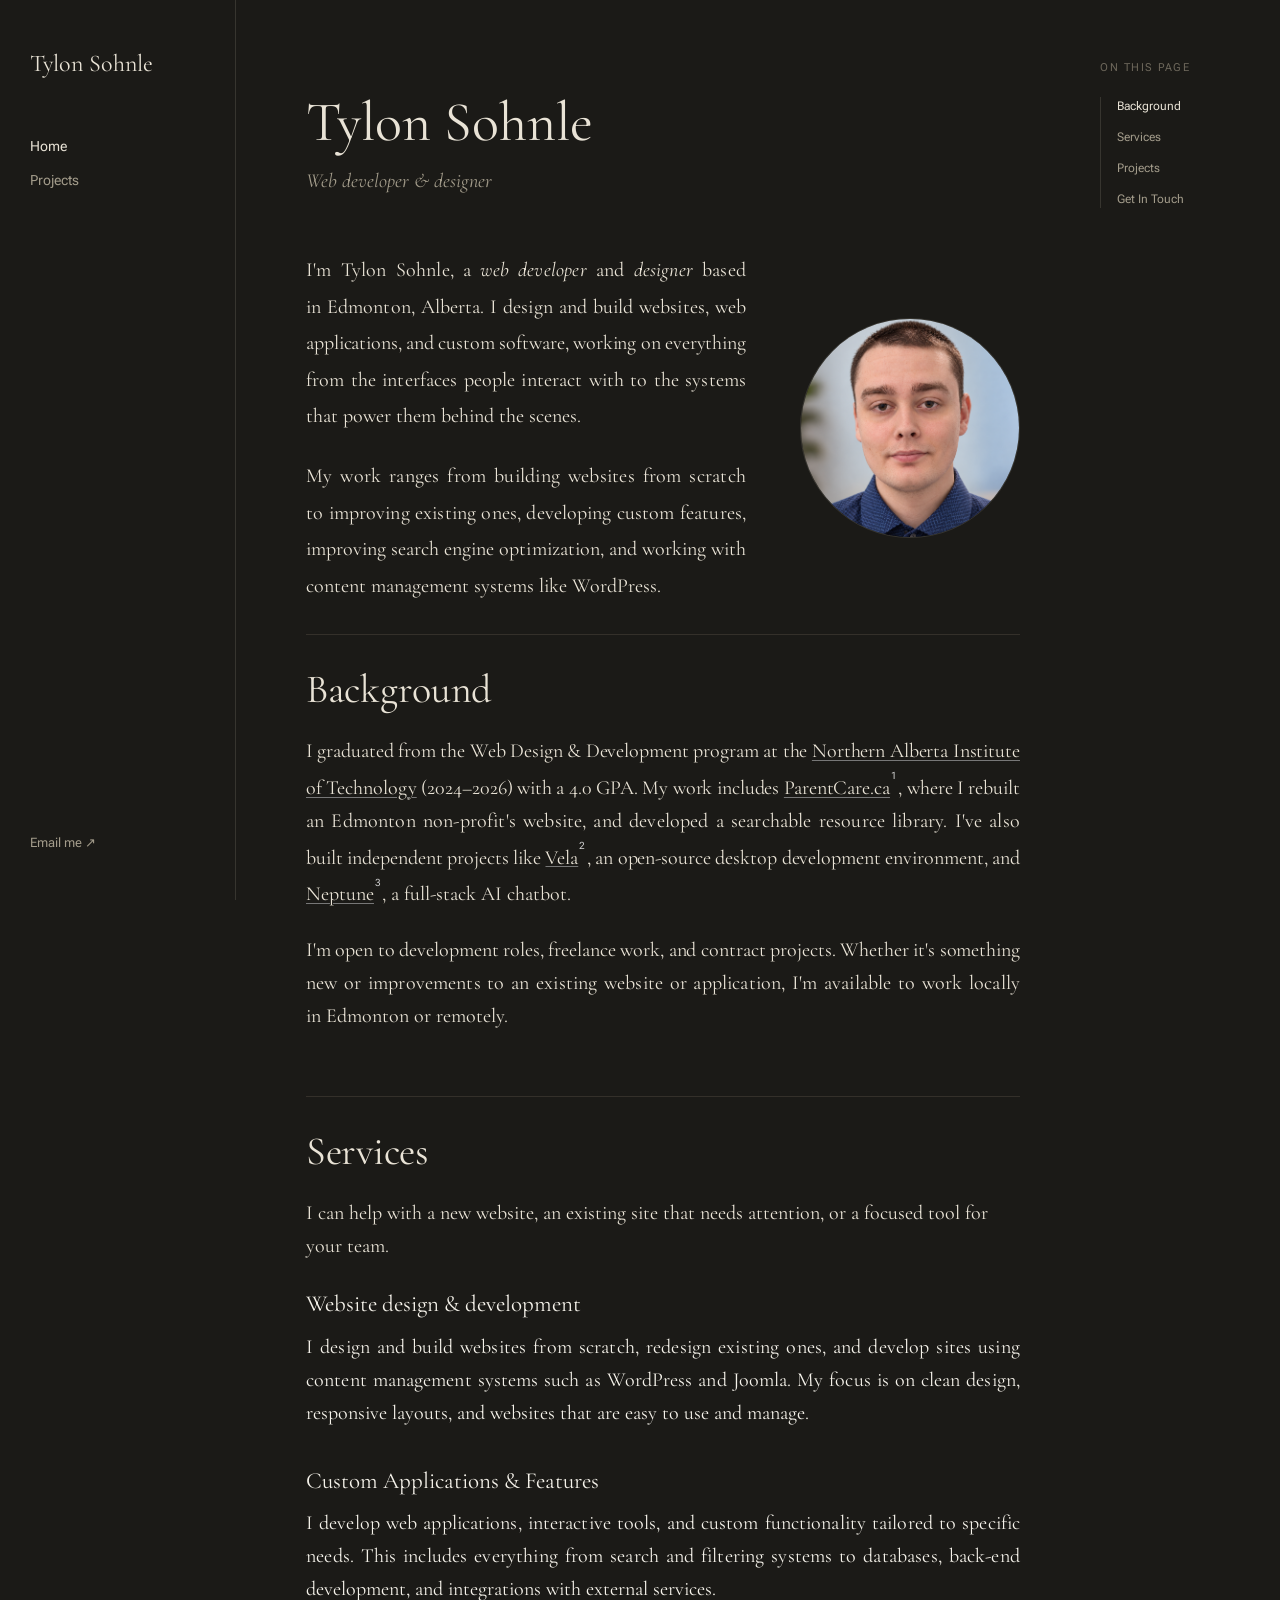
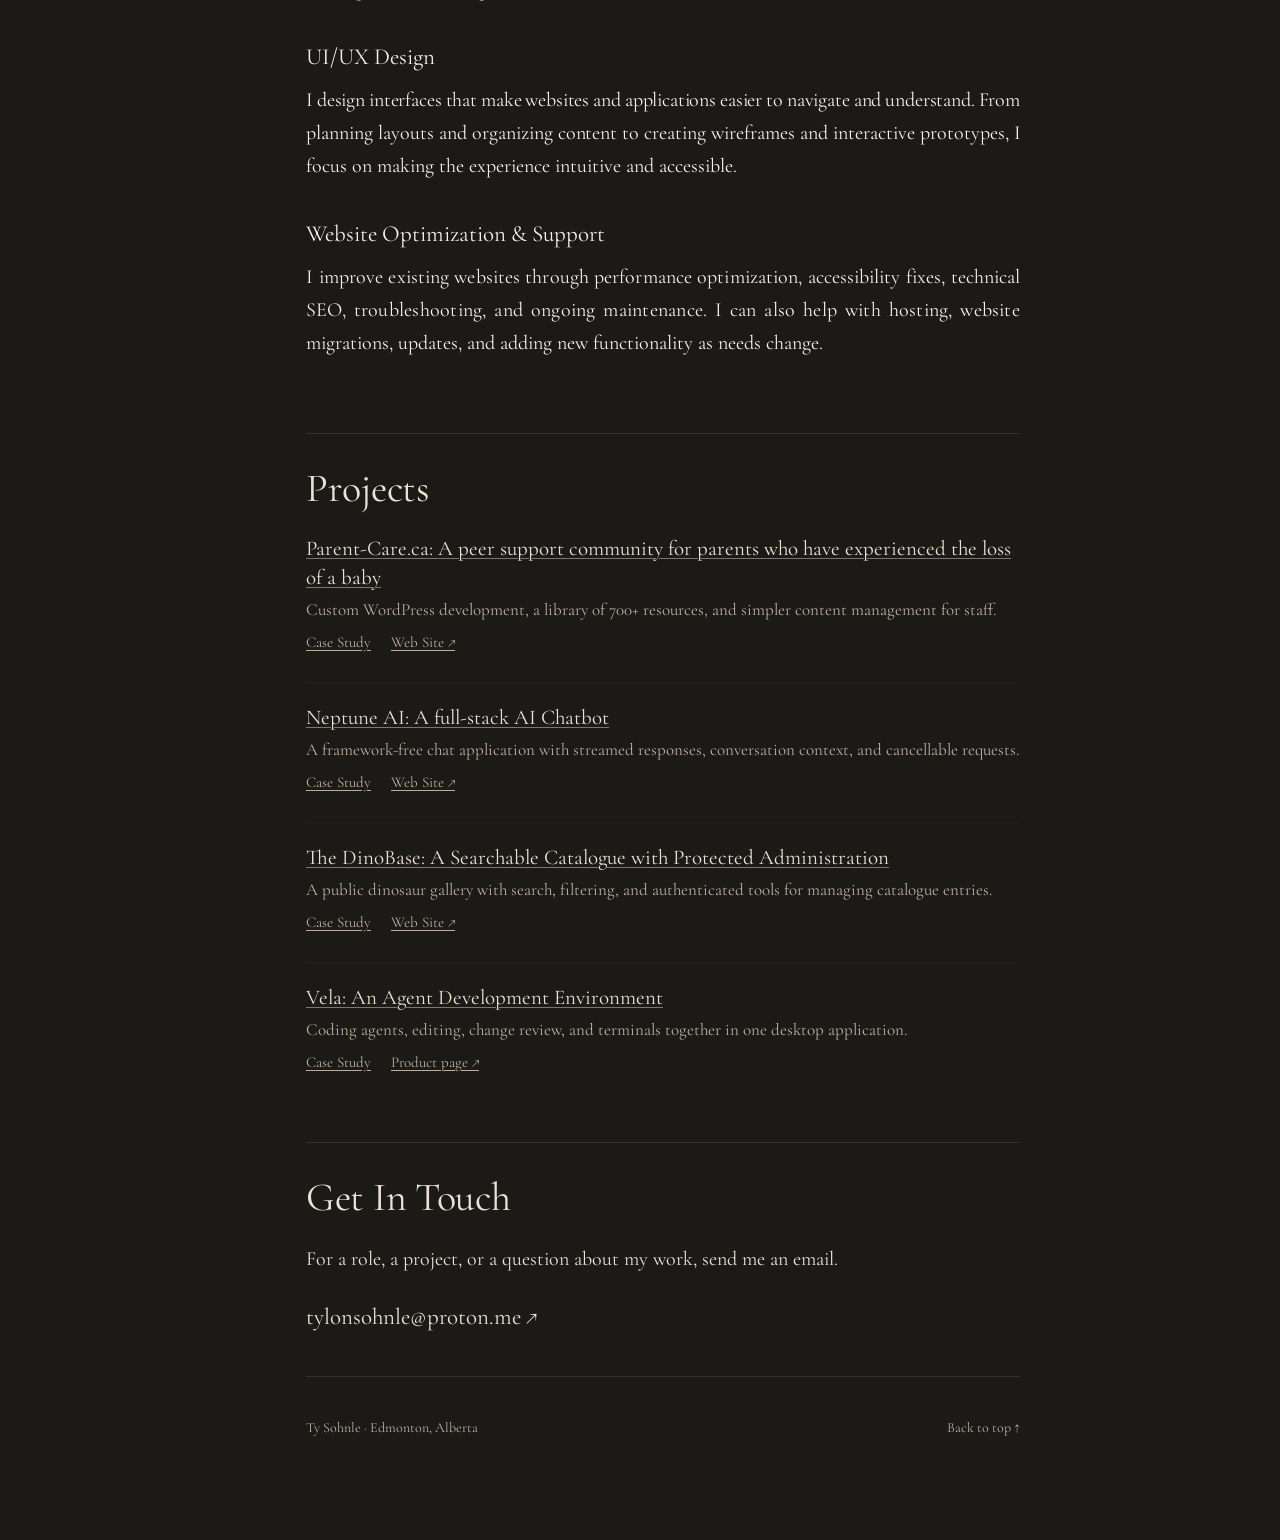
<file: index.html>
<!doctype html>
<html lang="en-CA">

<head>
  <meta charset="utf-8">
  <meta name="viewport" content="width=device-width,initial-scale=1">
  <meta name="description"
    content="Tylon Sohnle is a full-stack web developer and designer in Edmonton, Alberta, building websites, web applications, and custom software.">
  <link rel="canonical" href="https://tylonsohnle.com/">
  <title>Tylon Sohnle | Web Developer & Designer</title>
  <link rel="stylesheet" href="css/home.css?v=home12">
  <script src="js/justice.js" defer></script>
  <script src="js/justify.js" defer></script>
  <script src="js/toc.js" defer></script>
</head>

<body class="v-footnote v-footnote-panels">
  <a class="skip" href="#content">Skip to content</a>

  <aside class="sidebar">
    <a class="site-name" href="#content">Tylon Sohnle</a>
    <nav aria-label="Primary navigation">
      <a href="#content" aria-current="page">Home</a>
      <a href="projects.html">Projects</a>
    </nav>
    <a class="sidebar-contact" href="mailto:tysohnle@proton.me">Email me ↗</a>
  </aside>
  <main id="content">
    <header class="hero">
      <h1 class="serif">Tylon Sohnle</h1>
      <p class="role">Web developer &amp; designer</p>
    </header>
    <div class="intro-grid">
      <div class="body">
        <p>I'm Tylon Sohnle, a <span class="em">web developer</span> and <span class="em">designer</span>
          based in Edmonton, Alberta. I design and build websites, web applications, and custom software, working on
          everything from the interfaces people interact with to the systems that power them behind the scenes.</p>
        <p>My work ranges from building websites from scratch to improving existing ones, developing custom features,
          improving search engine optimization, and working with content management systems like WordPress.</p>
      </div>
      <figure class="intro-figure"><img src="img/ty-portrait-2026.png" alt="Tylon Sohnle" width="1254" height="1254" fetchpriority="high">
      </figure>
    </div>
    <div class="v-footnote-reference">
      <section id="background">
        <h2>Background</h2>
        <div class="section-body">
          <p>I graduated from the Web Design &amp; Development program at the <a href="https://www.nait.ca/nait/home"
              target="_blank" rel="noopener">Northern Alberta Institute of Technology</a> (2024–2026) with a 4.0 GPA. My
            work includes <a href="https://parent-care.ca/">ParentCare.ca</a><sup class="fn"><a href="#n1">1</a></sup>,
            where I rebuilt an Edmonton non-profit's website, and developed a searchable resource library. I've also
            built independent projects like <a
              href="https://github.com/Tsohnle95/Vela">Vela</a><sup class="fn"><a href="#n4">2</a></sup>, an
            open-source desktop development environment, and <a
              href="https://github.com/Tsohnle95/Neptune-AI-Chatbot">Neptune</a><sup class="fn"><a href="#n2">3</a></sup>,
            a full-stack AI chatbot.</p>
          <p>I'm open to development roles, freelance work, and contract projects. Whether it's something new or
            improvements to an existing website or application, I'm available to work locally in Edmonton or remotely.
          </p>
        </div>
      </section>
      <section id="services">
        <h2>Services</h2>
        <div class="section-body">
          <p>I can help with a new website, an existing site that needs attention, or a focused tool for your team.</p>
          <div class="service-line">
            <b>Website design &amp; development</b><span>I design and build websites from scratch, redesign existing ones, and develop sites using content management systems such as WordPress and Joomla. My focus is on clean design, responsive layouts, and websites that are easy to use and manage.</span>
          </div>
          <div class="service-line">
            <b>Custom Applications &amp; Features</b><span>I develop web applications, interactive tools, and custom functionality tailored to specific needs. This includes everything from search and filtering systems to databases, back-end development, and integrations with external services.</span>
          </div>
          <div class="service-line">
            <b>UI/UX Design</b><span>I design interfaces that make websites and applications easier to navigate and understand. From planning layouts and organizing content to creating wireframes and interactive prototypes, I focus on making the experience intuitive and accessible.</span>
          </div>
          <div class="service-line">
            <b>Website Optimization &amp; Support</b><span>I improve existing websites through performance optimization, accessibility fixes, technical SEO, troubleshooting, and ongoing maintenance. I can also help with hosting, website migrations, updates, and adding new functionality as needs change.</span>
          </div>
        </div>
      </section>
      <section id="projects">
        <h2>Projects</h2>
        <div class="section-body">
          <article class="project" id="n1">
            <h3><a href="project-studies-ember/parentcare.html">Parent-Care.ca: A peer support community for parents who have
                experienced the loss of a baby</a></h3>
            <p>Custom WordPress development, a library of 700+ resources, and simpler content management for staff.</p>
            <p class="links"><a href="project-studies-ember/parentcare.html">Case Study</a><a href="https://parent-care.ca/"
                target="_blank" rel="noopener">Web Site ↗</a></p>
          </article>
          <article class="project" id="n2">
            <h3><a href="project-studies-ember/neptune.html">Neptune AI: A full-stack AI Chatbot</a></h3>
            <p>A framework-free chat application with streamed responses, conversation context, and cancellable
              requests.</p>
            <p class="links"><a href="project-studies-ember/neptune.html">Case Study</a><a
                href="https://tsohnle95.github.io/Neptune-AI-Chatbot/" target="_blank" rel="noopener">Web Site ↗</a></p>
          </article>
          <article class="project" id="n3">
            <h3><a href="project-studies-ember/dinobase.html">The DinoBase: A Searchable Catalogue with Protected
                Administration</a></h3>
            <p>A public dinosaur gallery with search, filtering, and authenticated tools for managing catalogue entries.
            </p>
            <p class="links"><a href="project-studies-ember/dinobase.html">Case Study</a><a
                href="https://github.com/Tsohnle95/The-DinoBase" target="_blank" rel="noopener">Web Site ↗</a></p>
          </article>
          <article class="project" id="n4">
            <h3><a href="project-studies-ember/vela.html">Vela: An Agent Development Environment</a></h3>
            <p>Coding agents, editing, change review, and terminals together in one desktop application.</p>
            <p class="links"><a href="project-studies-ember/vela.html">Case Study</a><a
                href="vela-product/index.html">Product page ↗</a></p>
          </article>
        </div>
      </section>
      <section id="contact">
        <h2>Get In Touch</h2>
        <div class="section-body">
          <p>For a role, a project, or a question about my work, send me an email.</p><a class="mail"
            href="mailto:tysohnle@proton.me">tylonsohnle@proton.me ↗</a>
        </div>
      </section>
      <footer class="site-footer">
        <span>Ty Sohnle · Edmonton, Alberta</span>
        <a href="#content">Back to top ↑</a>
      </footer>
    </div>
  </main>
  <aside class="toc">
    <span>On this page</span>
    <nav aria-label="On this page">
      <a href="#background">Background</a>
      <a href="#services">Services</a>
      <a href="#projects">Projects</a>
      <a href="#contact">Get In Touch</a>
    </nav>
  </aside>
</body>

</html>
</file>
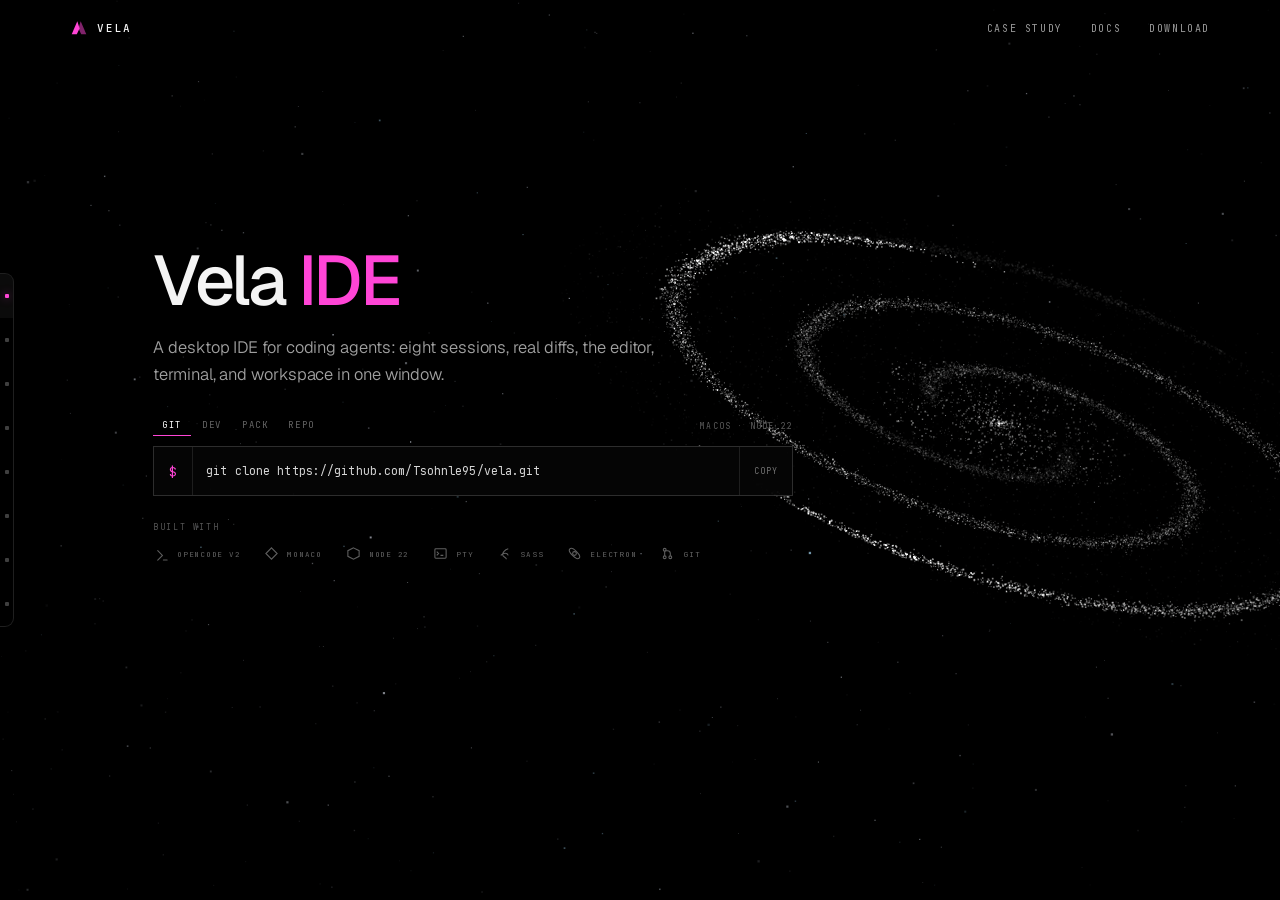
<file: vela-product/index.html>
<!doctype html>
<html lang="en-CA">
<head>
<meta charset="utf-8">
<meta name="viewport" content="width=device-width,initial-scale=1">
<title>Vela — IDE | Tylon Sohnle</title>
<meta name="description" content="Vela is a desktop IDE for coding agents: eight sessions, real diffs, the editor, terminal, and workspace in one window.">
<link rel="canonical" href="https://tylonsohnle.com/vela-product/">
<link rel="icon" href="assets/icon.png">
<meta name="theme-color" content="#000000">
<link rel="stylesheet" href="css/style.css?v=peek1">
</head>
<body>
<a class="skip" href="#main">Skip to content</a>
<div class="art" aria-hidden="true">
  <div class="glow"></div>
  <canvas id="field"></canvas>
  <div class="veil"></div>
  <div class="vignette"></div>
  <div class="scan"></div>
  <div class="grain"></div>
</div>

<div class="workspace-preview" id="workspacePreview" aria-hidden="true">
  <img src="assets/workspace-preview.png" width="1503" height="886" alt="Vela workspace with the explorer, code editor, and agent conversation">
</div>

<header class="top">
  <div class="shell top-row">
    <a class="brand" href="#main" aria-label="Vela home">
      <svg viewBox="0 0 32 32" fill="none" aria-hidden="true">
        <path d="M3 27 13 4l4 13-5 10H3Z" fill="currentColor"/>
        <path d="M29 27 19 4l-4 13 5 10h9Z" fill="currentColor" opacity=".5"/>
      </svg>
      <span class="word">Vela</span>
    </a>
    <nav aria-label="Primary">
      <a href="../project-studies-ember/vela.html">Case study</a>
      <a href="https://github.com/Tsohnle95/vela#readme" target="_blank" rel="noopener">Docs</a>
      <a href="https://github.com/Tsohnle95/vela/releases" target="_blank" rel="noopener">Download</a>
    </nav>
  </div>
</header>

<div class="rail" role="navigation" aria-label="Cockpit panels">
      <button class="on" data-label="Explorer" aria-label="Explorer">
        <svg viewBox="0 0 24 24" fill="none" stroke="currentColor" stroke-width="1.35"><circle cx="12" cy="12" r="4"/><path d="M12 2v4M12 18v4M2 12h4M18 12h4"/></svg>
        <span class="n">01</span>
      </button>
      <button class="" data-label="Editor" aria-label="Editor">
        <svg viewBox="0 0 24 24" fill="none" stroke="currentColor" stroke-width="1.35"><path d="M4 6h16M4 12h10M4 18h13"/><circle cx="17" cy="12" r="2"/><circle cx="9" cy="18" r="2"/></svg>
        <span class="n">02</span>
      </button>
      <button class="" data-label="Terminal" aria-label="Terminal">
        <svg viewBox="0 0 24 24" fill="none" stroke="currentColor" stroke-width="1.35"><path d="M9 7a2 2 0 1 1 2 2v6a2 2 0 1 1-2 2M15 7a2 2 0 1 0-2 2v6a2 2 0 1 0 2 2M9 12h6"/></svg>
        <span class="n">03</span>
      </button>
      <button class="" data-label="Sessions" aria-label="Sessions">
        <svg viewBox="0 0 24 24" fill="none" stroke="currentColor" stroke-width="1.35"><circle cx="7" cy="7" r="2.5"/><circle cx="17" cy="17" r="2.5"/><path d="m9 9 6 6"/></svg>
        <span class="n">04</span>
      </button>
      <button class="" data-label="Diffs" aria-label="Diffs">
        <svg viewBox="0 0 24 24" fill="none" stroke="currentColor" stroke-width="1.35"><rect x="4" y="4" width="16" height="16" rx="2"/><path d="M10 4v16"/></svg>
        <span class="n">05</span>
      </button>
      <button class="" data-label="Permissions" aria-label="Permissions">
        <svg viewBox="0 0 24 24" fill="none" stroke="currentColor" stroke-width="1.35"><path d="M12 3 4 6v5c0 5 3.5 8 8 10 4.5-2 8-5 8-10V6l-8-3Z"/><path d="m9 12 2 2 4-4"/></svg>
        <span class="n">06</span>
      </button>
      <button class="" data-label="Mobile" aria-label="Mobile">
        <svg viewBox="0 0 24 24" fill="none" stroke="currentColor" stroke-width="1.35"><circle cx="12" cy="12" r="8"/><path d="M4 12h16M12 4c3 3 3 13 0 16M12 4c-3 3-3 13 0 16"/></svg>
        <span class="n">07</span>
      </button>
      <button class="" data-label="Usage" aria-label="Usage">
        <svg viewBox="0 0 24 24" fill="none" stroke="currentColor" stroke-width="1.35"><path d="M12 3v18M3 12h18M5.6 5.6l12.8 12.8M18.4 5.6 5.6 18.4"/></svg>
        <span class="n">08</span>
      </button>
</div>

<main id="main" class="shell main" tabindex="-1">
  <section class="hero">
    <div class="hero-inner">
      <h1>
          <span class="line">Vela <span class="accent">IDE</span></span>
      </h1>
      <p class="sub">A desktop IDE for coding agents: eight sessions, real diffs, the editor, terminal, and workspace in one window.</p>
      <div class="install" data-install>
        <div class="tabs" role="tablist" aria-label="Run Vela">
            <button type="button" data-cmd="git clone https://github.com/Tsohnle95/vela.git" role="tab" aria-selected="true">GIT</button>
            <button type="button" data-cmd="cd vela &amp;&amp; npm install &amp;&amp; npm run dev" role="tab" aria-selected="false">DEV</button>
            <button type="button" data-cmd="npm run pack" role="tab" aria-selected="false">PACK</button>
            <button type="button" data-cmd="open https://github.com/Tsohnle95/vela" role="tab" aria-selected="false">REPO</button>
          <span class="os">MACOS · NODE 22</span>
        </div>
        <div class="cmd">
          <span class="sigil">$</span>
          <code data-cmd-text>git clone https://github.com/Tsohnle95/vela.git</code>
          <button class="copy" type="button" data-copy aria-label="Copy command">COPY</button>
        </div>
      </div>
      <div class="compat">
        <p class="label">Built with</p>
        <div class="row">
          <span class="mark" title="OPENCODE V2"><span class="glyph"><svg viewBox="0 0 16 16" fill="none" stroke="currentColor" stroke-width="1.15"><path d="m4 5 5 5-5 5M10 15h4" stroke-linecap="round"/></svg></span><span class="name">OPENCODE V2</span></span>
          <span class="mark" title="MONACO"><span class="glyph"><svg viewBox="0 0 16 16" fill="none" stroke="currentColor" stroke-width="1.15"><path d="M8 2 14 8 8 14 2 8Z"/></svg></span><span class="name">MONACO</span></span>
          <span class="mark" title="NODE 22"><span class="glyph"><svg viewBox="0 0 16 16" fill="none" stroke="currentColor" stroke-width="1.15"><path d="M8 2 14 5v6l-6 3-6-3V5Z"/></svg></span><span class="name">NODE 22</span></span>
          <span class="mark" title="PTY"><span class="glyph"><svg viewBox="0 0 16 16" fill="none" stroke="currentColor" stroke-width="1.15"><rect x="2" y="3" width="12" height="10" rx="1"/><path d="m4 6 2 2-2 2M8 10h3"/></svg></span><span class="name">PTY</span></span>
          <span class="mark" title="SASS"><span class="glyph"><svg viewBox="0 0 16 16" fill="none" stroke="currentColor" stroke-width="1.15"><path d="M12 3c-4 1-6 4-6 6 0 3 4 3 4 5M4 10c3-3 7-3 8 0"/></svg></span><span class="name">SASS</span></span>
          <span class="mark" title="ELECTRON"><span class="glyph"><svg viewBox="0 0 16 16" fill="none" stroke="currentColor" stroke-width="1.15"><circle cx="8" cy="8" r="2"/><ellipse cx="8" cy="8" rx="7" ry="3" transform="rotate(45 8 8)"/></svg></span><span class="name">ELECTRON</span></span>
          <span class="mark" title="GIT"><span class="glyph"><svg viewBox="0 0 16 16" fill="none" stroke="currentColor" stroke-width="1.15"><circle cx="5" cy="4" r="1.5"/><circle cx="11" cy="12" r="1.5"/><circle cx="5" cy="12" r="1.5"/><path d="M5 5.5v5M11 10.5V8a3 3 0 0 0-3-3H5"/></svg></span><span class="name">GIT</span></span>
        </div>
      </div>
    </div>
  </section>
</main>


<script src="js/field.js"></script>
<script src="js/vela.js"></script>
<script src="js/site.js?v=peek1"></script>
</body>
</html>
</file>
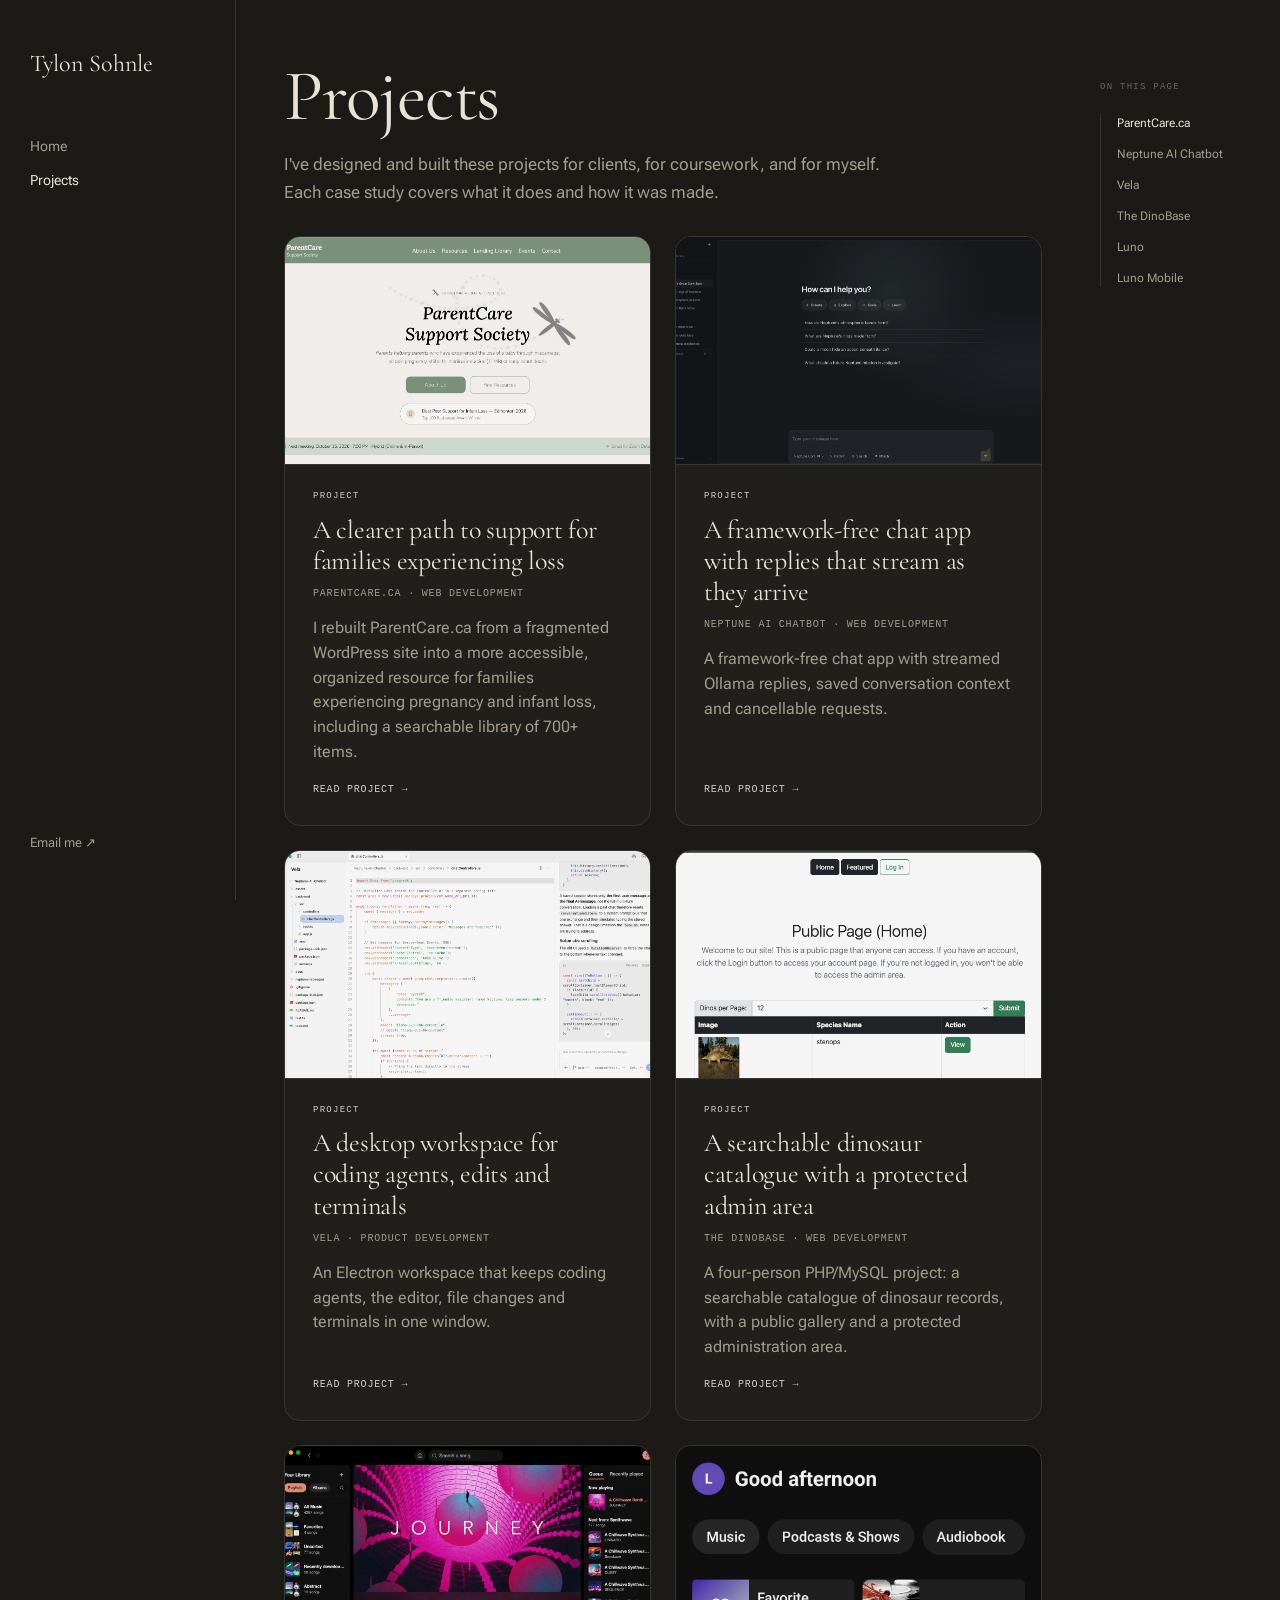
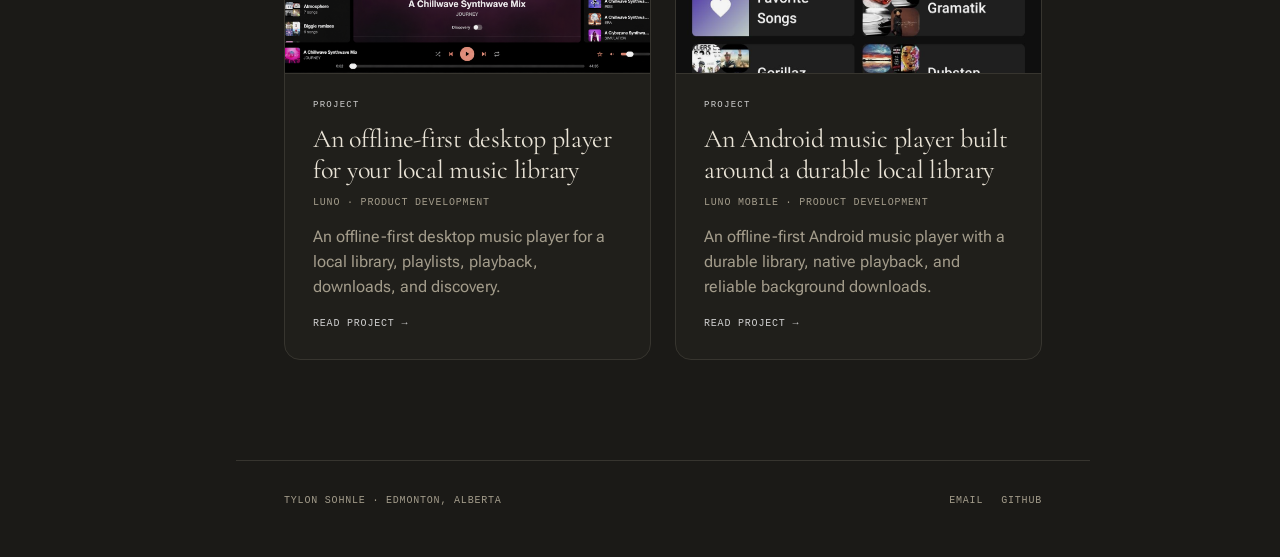
<file: projects.html>
<!doctype html>
<html lang="en-CA">

<head>
  <meta charset="utf-8">
  <meta name="viewport" content="width=device-width,initial-scale=1">
  <title>Projects | Tylon Sohnle</title>
  <meta name="description" content="Projects I've designed and built for clients, coursework, and myself. Each case study covers what it does and how it was made.">
  <link rel="canonical" href="https://tylonsohnle.com/projects.html">
  <link rel="stylesheet" href="css/minimal-foundation.css?v=accent1">
  <link rel="stylesheet" href="css/ember-pages.css?v=index6">
</head>

<body class="ember-page ember-index">
  <a class="skip" href="#content">Skip to content</a>

  <aside class="sidebar">
    <a class="site-name" href="index.html">Tylon Sohnle</a>
    <nav aria-label="Primary">
      <a href="index.html">Home</a>
      <a href="projects.html" aria-current="page">Projects</a>
    </nav>
    <a class="sidebar-contact" href="mailto:tysohnle@proton.me">Email me ↗</a>
  </aside>

  <main id="content">
    <div class="page shell">
      <header class="page-header">
        <h1 class="page-title">Projects</h1>
        <p class="page-description">I've designed and built these projects for clients, for coursework, and for myself. Each case study covers what it does and how it was made.</p>
      </header>
      <ul class="floppy-grid">
      <li id="parentcare">
        <a class="project-card" href="project-studies-ember/parentcare.html">
        <div class="project-thumb"><img src="img/updates-2026-10/main-parentcare.png" alt="ParentCare website homepage screenshot" loading="lazy"></div>
          <div class="project-card-body">
            <span class="project-badge">Project</span>
            <h2 class="project-title">A clearer path to support for families experiencing loss</h2>
            <p class="project-meta">ParentCare.ca · Web Development</p>
            <p class="project-sum">I rebuilt ParentCare.ca from a fragmented WordPress site into a more accessible, organized resource for families experiencing pregnancy and infant loss, including a searchable library of 700+ items.</p>
            <span class="project-cta">Read project →</span>
          </div>
        </a>
      </li>
      <li id="neptune">
        <a class="project-card" href="project-studies-ember/neptune.html">
        <div class="project-thumb"><img src="img/updates-2026-10/main-chatbot.png" alt="Neptune chat interface with conversation history" loading="lazy"></div>
          <div class="project-card-body">
            <span class="project-badge">Project</span>
            <h2 class="project-title">A framework-free chat app with replies that stream as they arrive</h2>
            <p class="project-meta">Neptune AI Chatbot · Web Development</p>
            <p class="project-sum">A framework-free chat app with streamed Ollama replies, saved conversation context and cancellable requests.</p>
            <span class="project-cta">Read project →</span>
          </div>
        </a>
      </li>
      <li id="vela">
        <a class="project-card" href="project-studies-ember/vela.html">
        <div class="project-thumb"><img src="img/updates-2026-10/main-vela.png?v=3" alt="Vela workspace showing a repository, code editor and agent conversation" loading="lazy"></div>
          <div class="project-card-body">
            <span class="project-badge">Project</span>
            <h2 class="project-title">A desktop workspace for coding agents, edits and terminals</h2>
            <p class="project-meta">Vela · Product Development</p>
            <p class="project-sum">An Electron workspace that keeps coding agents, the editor, file changes and terminals in one window.</p>
            <span class="project-cta">Read project →</span>
          </div>
        </a>
      </li>
      <li id="dinobase">
        <a class="project-card" href="project-studies-ember/dinobase.html">
        <div class="project-thumb"><img src="img/dinobase/landing.png" alt="DinoBase dinosaur catalogue landing page" loading="lazy"></div>
          <div class="project-card-body">
            <span class="project-badge">Project</span>
            <h2 class="project-title">A searchable dinosaur catalogue with a protected admin area</h2>
            <p class="project-meta">The DinoBase · Web Development</p>
            <p class="project-sum">A four-person PHP/MySQL project: a searchable catalogue of dinosaur records, with a public gallery and a protected administration area.</p>
            <span class="project-cta">Read project →</span>
          </div>
        </a>
      </li>
      <li id="luno">
        <a class="project-card" href="project-studies-ember/luno.html">
          <div class="project-thumb"><img src="img/updates-2026-10/main-luno.png?v=1" alt="Luno desktop player with library, now playing and queue" loading="lazy"></div>
          <div class="project-card-body">
            <span class="project-badge">Project</span>
            <h2 class="project-title">An offline-first desktop player for your local music library</h2>
            <p class="project-meta">Luno · Product Development</p>
            <p class="project-sum">An offline-first desktop music player for a local library, playlists, playback, downloads, and discovery.</p>
            <span class="project-cta">Read project →</span>
          </div>
        </a>
      </li>
      <li id="luno-mobile">
        <a class="project-card" href="project-studies-ember/luno-mobile.html">
          <div class="project-thumb"><img src="img/updates-2026-10/main-luno-mobile.jpg?v=1" alt="Luno Mobile home screen with music, podcasts and audiobook shortcuts" loading="lazy"></div>
          <div class="project-card-body">
            <span class="project-badge">Project</span>
            <h2 class="project-title">An Android music player built around a durable local library</h2>
            <p class="project-meta">Luno Mobile · Product Development</p>
            <p class="project-sum">An offline-first Android music player with a durable library, native playback, and reliable background downloads.</p>
            <span class="project-cta">Read project →</span>
          </div>
        </a>
      </li>
      </ul>
    </div>
  </main>

  <footer class="site-foot">
    <span>Tylon Sohnle · Edmonton, Alberta</span>
    <div class="keys"><a href="mailto:tysohnle@proton.me">Email</a><a href="https://github.com/Tsohnle95">GitHub</a></div>
  </footer>

  <aside class="toc">
    <span>On this page</span>
    <nav aria-label="On this page">
      <a href="#parentcare">ParentCare.ca</a>
      <a href="#neptune">Neptune AI Chatbot</a>
      <a href="#vela">Vela</a>
      <a href="#dinobase">The DinoBase</a>
      <a href="#luno">Luno</a>
      <a href="#luno-mobile">Luno Mobile</a>
    </nav>
  </aside>

  <script src="js/toc.js" defer></script>
</body>

</html>
</file>
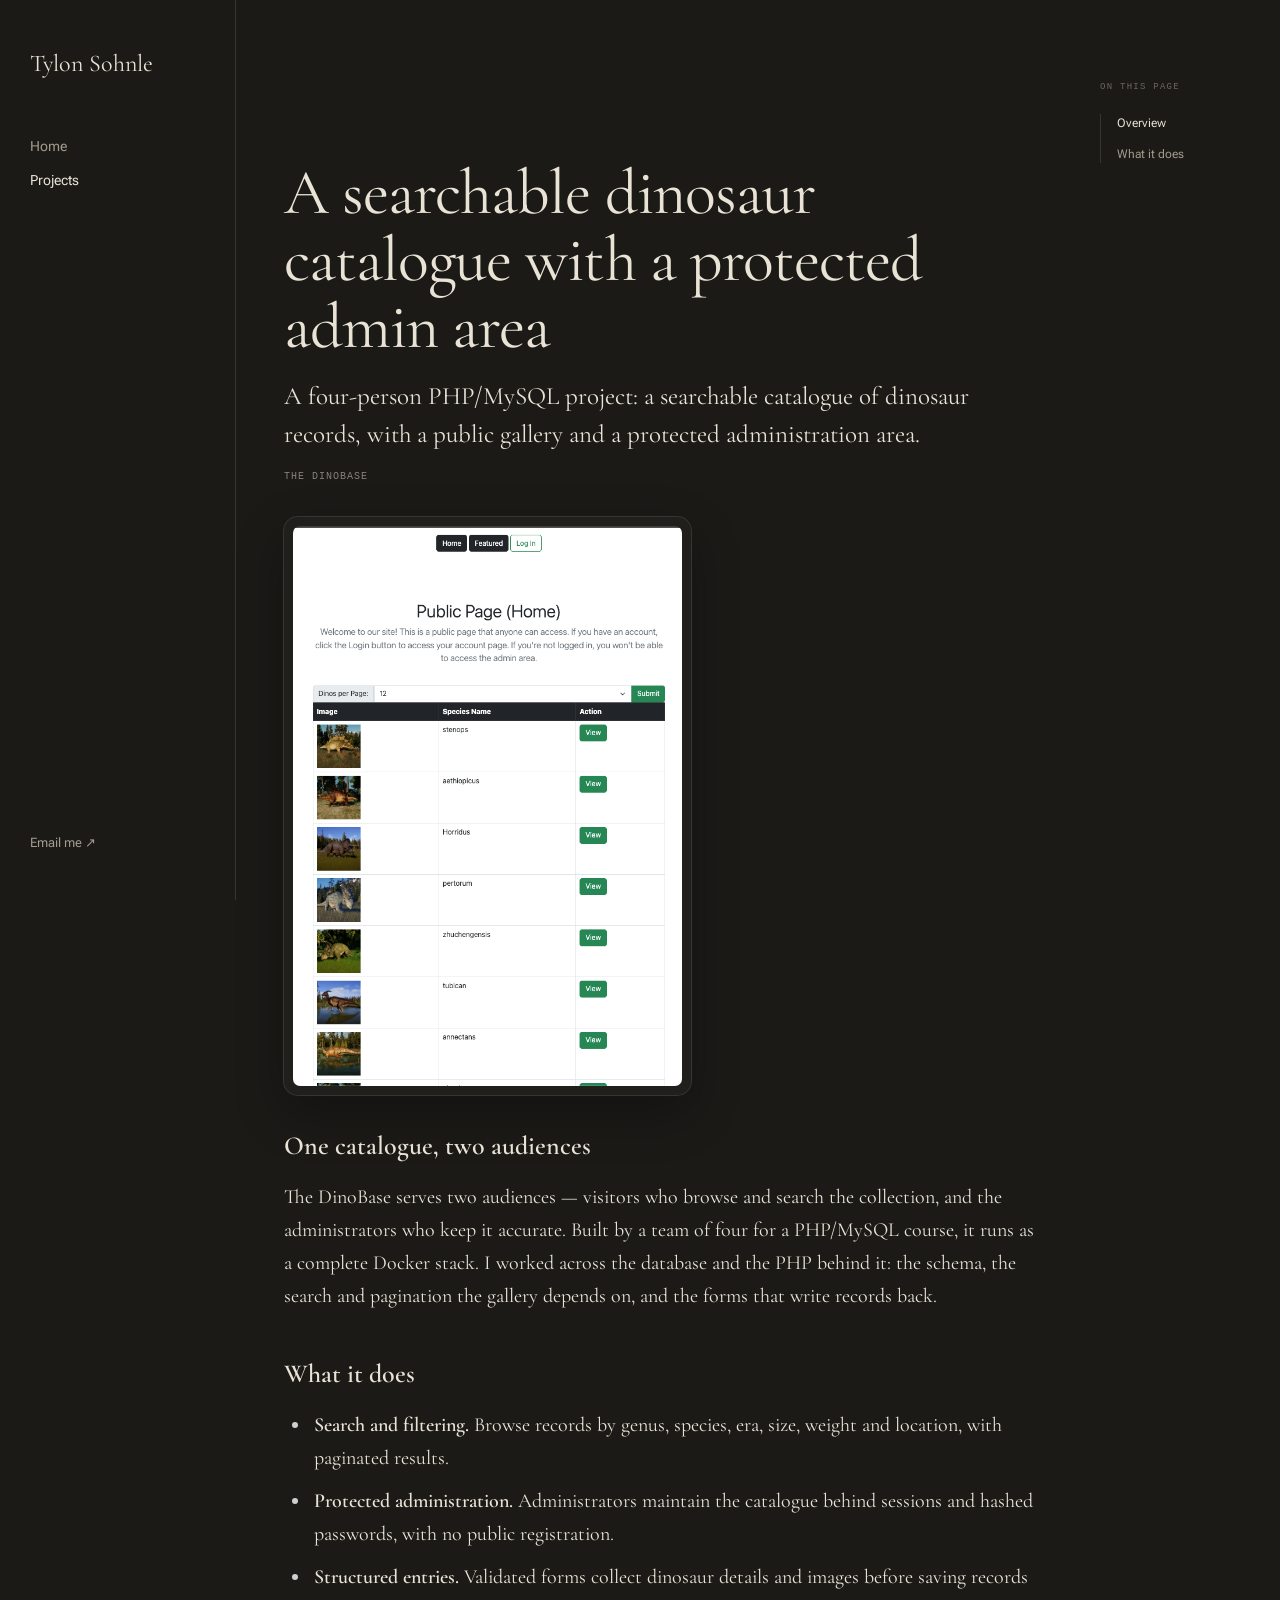
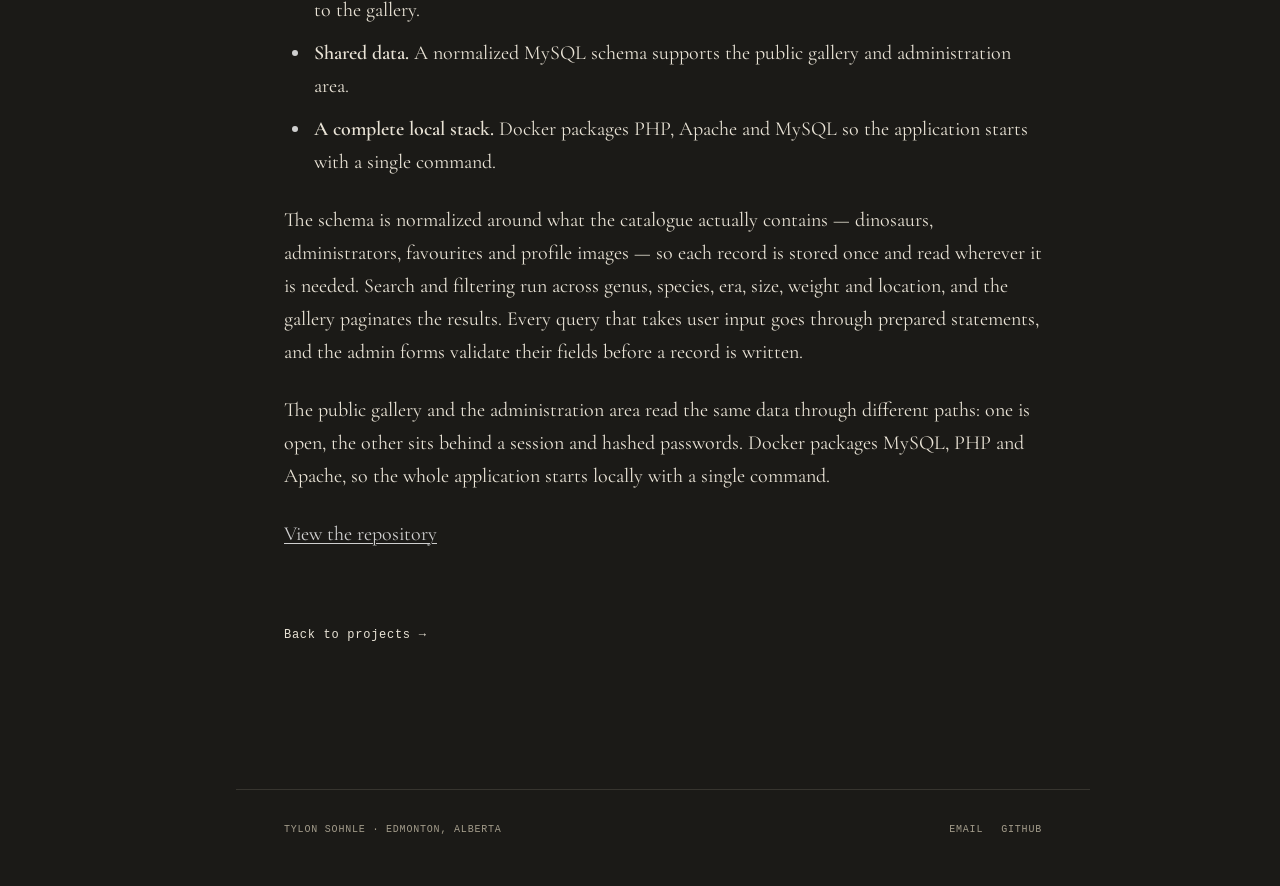
<file: project-studies-ember/dinobase.html>
<!doctype html>
<html lang="en-CA">

<head>
  <meta charset="utf-8">
  <meta name="viewport" content="width=device-width,initial-scale=1">
  <title>A searchable dinosaur catalogue with a protected admin area | Tylon Sohnle</title>
  <meta name="description" content="A four-person PHP/MySQL project: a searchable catalogue of dinosaur records, with a public gallery and a protected administration area.">
  <link rel="canonical" href="https://tylonsohnle.com/project-studies-ember/dinobase.html">
  <link rel="stylesheet" href="../css/minimal-foundation.css?v=accent1">
  <link rel="stylesheet" href="../css/ember-study.css?v=standalone2">
  <link rel="stylesheet" href="../css/ember-pages.css?v=standalone7">
</head>

<body class="ember-page ember-article-page">
  <a class="skip" href="#content">Skip to content</a>

  <aside class="sidebar">
    <a class="site-name" href="../index.html">Tylon Sohnle</a>
    <nav aria-label="Primary">
      <a href="../index.html">Home</a>
      <a href="../projects.html" aria-current="page">Projects</a>
    </nav>
    <a class="sidebar-contact" href="mailto:tysohnle@proton.me">Email me ↗</a>
  </aside>

  <main id="content" class="ember-detail ember-standalone">
    <div class="ember-article">
          <header class="ember-head">
            <h1 class="ember-title">A searchable dinosaur catalogue with a protected admin area</h1>
            <p class="ember-lede">A four-person PHP/MySQL project: a searchable catalogue of dinosaur records, with a public gallery and a protected administration area.</p>
            <p class="ember-meta ember-byline"><span>The DinoBase</span></p>
          </header>

          <figure class="ember-shot">
            <img src="../img/dinobase/landing.png" alt="DinoBase dinosaur catalogue landing page" width="668" height="962" loading="eager">
          </figure>

          <div class="ember-prose">
            <h2 id="overview">One catalogue, two audiences</h2>
            <p>The DinoBase serves two audiences — visitors who browse and search the collection, and the administrators who keep it accurate. Built by a team of four for a PHP/MySQL course, it runs as a complete Docker stack. I worked across the database and the PHP behind it: the schema, the search and pagination the gallery depends on, and the forms that write records back.</p>
            <h2 id="what-it-does">What it does</h2>
            <ul class="ember-features">
              <li><strong>Search and filtering.</strong> Browse records by genus, species, era, size, weight and location, with paginated results.</li>
              <li><strong>Protected administration.</strong> Administrators maintain the catalogue behind sessions and hashed passwords, with no public registration.</li>
              <li><strong>Structured entries.</strong> Validated forms collect dinosaur details and images before saving records to the gallery.</li>
              <li><strong>Shared data.</strong> A normalized MySQL schema supports the public gallery and administration area.</li>
              <li><strong>A complete local stack.</strong> Docker packages PHP, Apache and MySQL so the application starts with a single command.</li>
            </ul>
            <p>The schema is normalized around what the catalogue actually contains — dinosaurs, administrators, favourites and profile images — so each record is stored once and read wherever it is needed. Search and filtering run across genus, species, era, size, weight and location, and the gallery paginates the results. Every query that takes user input goes through prepared statements, and the admin forms validate their fields before a record is written.</p>
            <p>The public gallery and the administration area read the same data through different paths: one is open, the other sits behind a session and hashed passwords. Docker packages MySQL, PHP and Apache, so the whole application starts locally with a single command.</p>
            <p class="ember-link"><a href="https://github.com/Tsohnle95/The-DinoBase">View the repository</a></p>
          </div>

          <footer class="ember-foot">
            <a class="ember-back" href="../projects.html">Back to projects →</a>
          </footer>
        </div>
  </main>

  <aside class="toc">
    <span>On this page</span>
    <nav aria-label="On this page">
      <a href="#overview">Overview</a>
      <a href="#what-it-does">What it does</a>
    </nav>
  </aside>

  <footer class="site-foot">
    <span>Tylon Sohnle · Edmonton, Alberta</span>
    <div class="keys"><a href="mailto:tysohnle@proton.me">Email</a><a href="https://github.com/Tsohnle95">GitHub</a></div>
  </footer>

  <script src="../js/toc.js" defer></script>
</body>

</html>
</file>
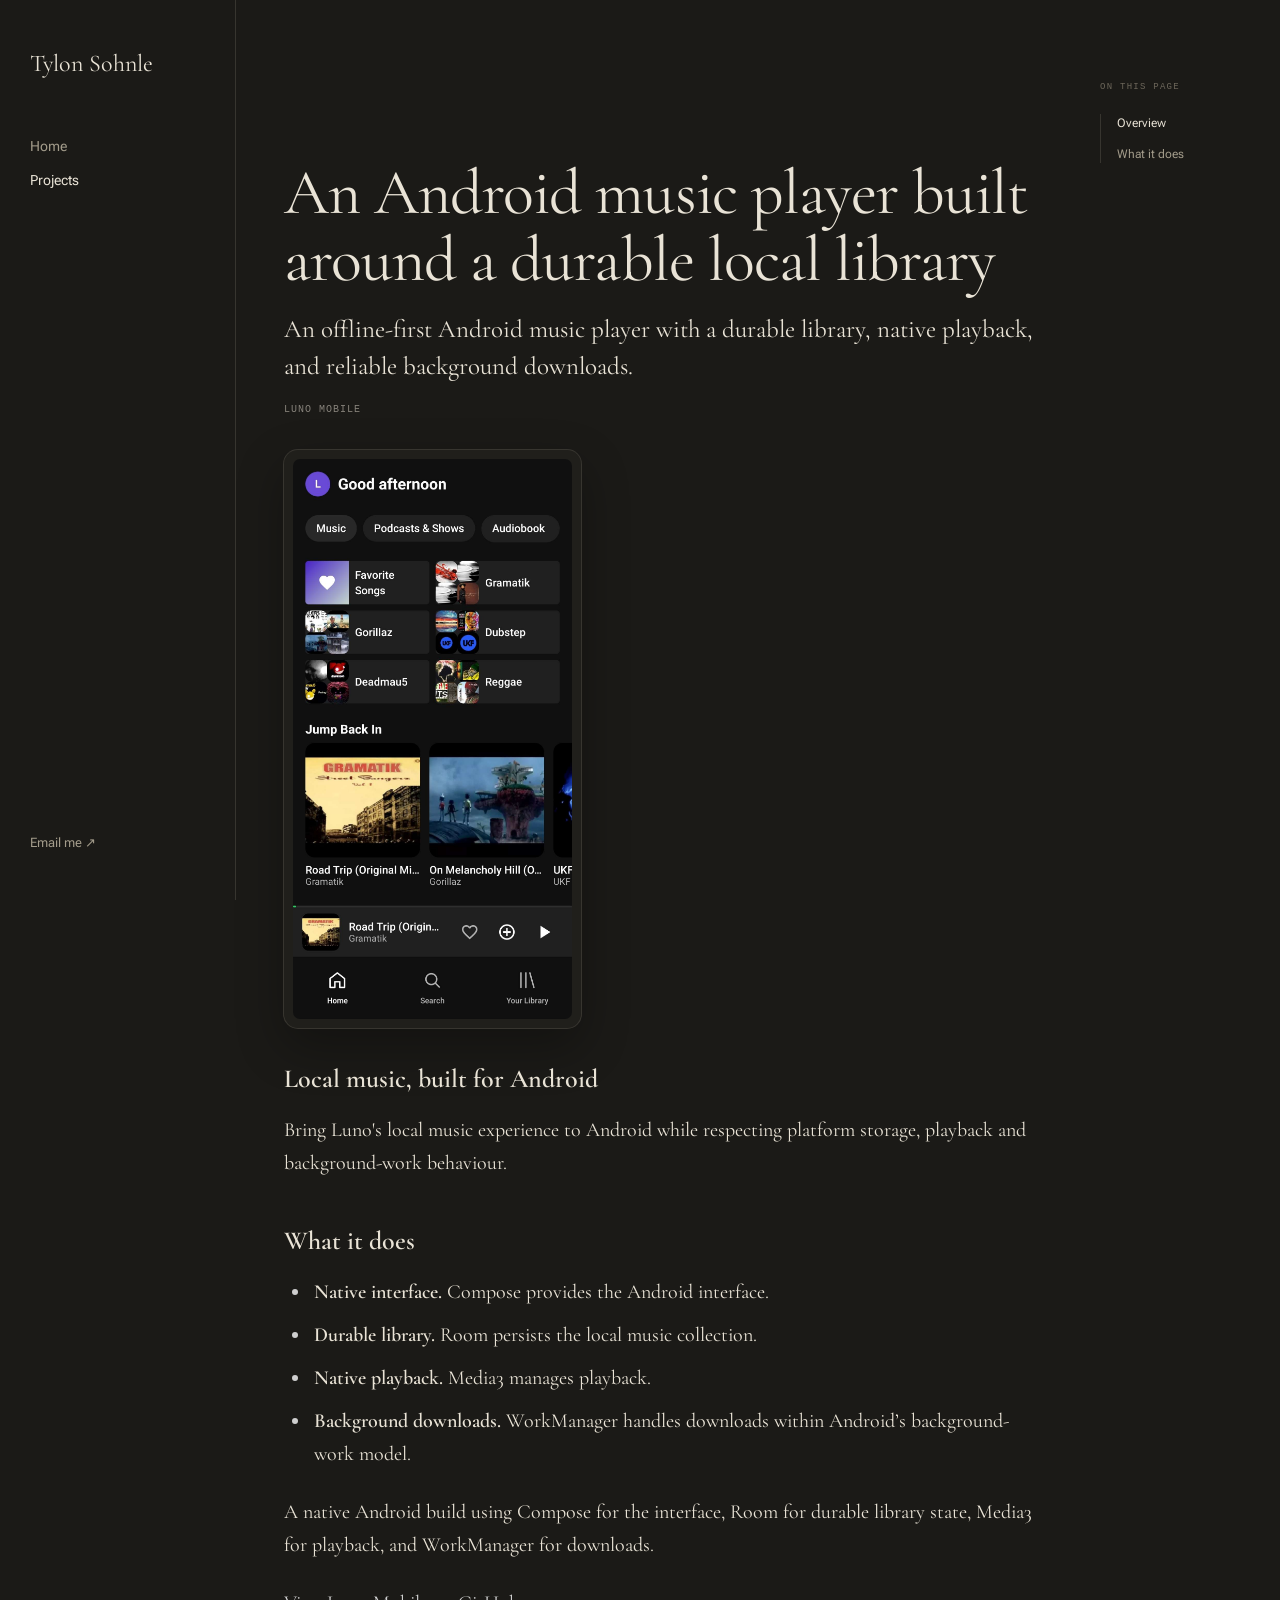
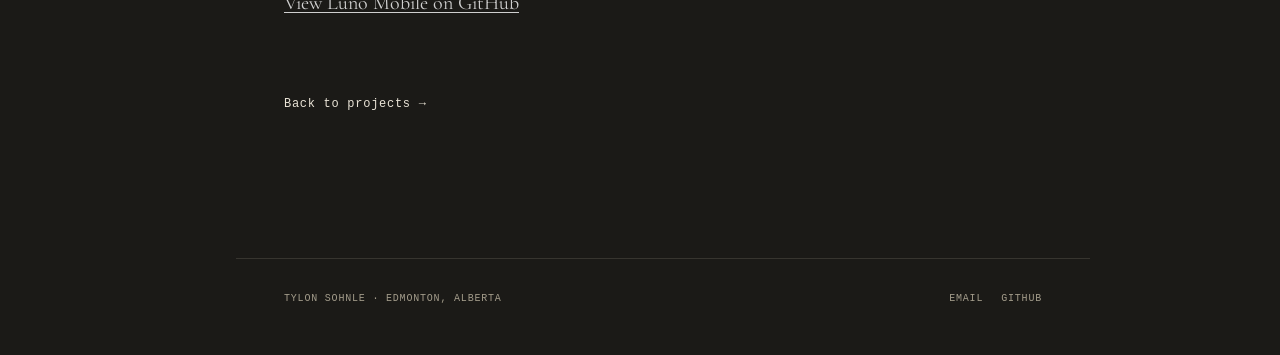
<file: project-studies-ember/luno-mobile.html>
<!doctype html>
<html lang="en-CA">

<head>
  <meta charset="utf-8">
  <meta name="viewport" content="width=device-width,initial-scale=1">
  <title>An Android music player built around a durable local library | Tylon Sohnle</title>
  <meta name="description" content="An offline-first Android music player with a durable library, native playback, and reliable background downloads.">
  <link rel="canonical" href="https://tylonsohnle.com/project-studies-ember/luno-mobile.html">
  <link rel="stylesheet" href="../css/minimal-foundation.css?v=accent1">
  <link rel="stylesheet" href="../css/ember-study.css?v=standalone2">
  <link rel="stylesheet" href="../css/ember-pages.css?v=standalone7">
</head>

<body class="ember-page ember-article-page">
  <a class="skip" href="#content">Skip to content</a>

  <aside class="sidebar">
    <a class="site-name" href="../index.html">Tylon Sohnle</a>
    <nav aria-label="Primary">
      <a href="../index.html">Home</a>
      <a href="../projects.html" aria-current="page">Projects</a>
    </nav>
    <a class="sidebar-contact" href="mailto:tysohnle@proton.me">Email me ↗</a>
  </aside>

  <main id="content" class="ember-detail ember-standalone">
    <div class="ember-article">
          <header class="ember-head">
            <h1 class="ember-title">An Android music player built around a durable local library</h1>
            <p class="ember-lede">An offline-first Android music player with a durable library, native playback, and reliable background downloads.</p>
            <p class="ember-meta ember-byline"><span>Luno Mobile</span></p>
          </header>

          <figure class="ember-shot">
            <img src="../img/updates-2026-10/main-luno-mobile.jpg?v=1" alt="Luno Mobile home screen with music, podcasts and audiobook shortcuts" width="1080" height="2170" loading="eager">
          </figure>

          <div class="ember-prose">
            <h2 id="overview">Local music, built for Android</h2>
            <p>Bring Luno&#x27;s local music experience to Android while respecting platform storage, playback and background-work behaviour.</p>
            <h2 id="what-it-does">What it does</h2>
            <ul class="ember-features">
              <li><strong>Native interface.</strong> Compose provides the Android interface.</li>
              <li><strong>Durable library.</strong> Room persists the local music collection.</li>
              <li><strong>Native playback.</strong> Media3 manages playback.</li>
              <li><strong>Background downloads.</strong> WorkManager handles downloads within Android’s background-work model.</li>
            </ul>
            <p>A native Android build using Compose for the interface, Room for durable library state, Media3 for playback, and WorkManager for downloads.</p>
            <p class="ember-link"><a href="https://github.com/Tsohnle95/Luno-Mobile">View Luno Mobile on GitHub</a></p>
          </div>

          <footer class="ember-foot">
            <a class="ember-back" href="../projects.html">Back to projects →</a>
          </footer>
        </div>
  </main>

  <aside class="toc">
    <span>On this page</span>
    <nav aria-label="On this page">
      <a href="#overview">Overview</a>
      <a href="#what-it-does">What it does</a>
    </nav>
  </aside>

  <footer class="site-foot">
    <span>Tylon Sohnle · Edmonton, Alberta</span>
    <div class="keys"><a href="mailto:tysohnle@proton.me">Email</a><a href="https://github.com/Tsohnle95">GitHub</a></div>
  </footer>

  <script src="../js/toc.js" defer></script>
</body>

</html>
</file>
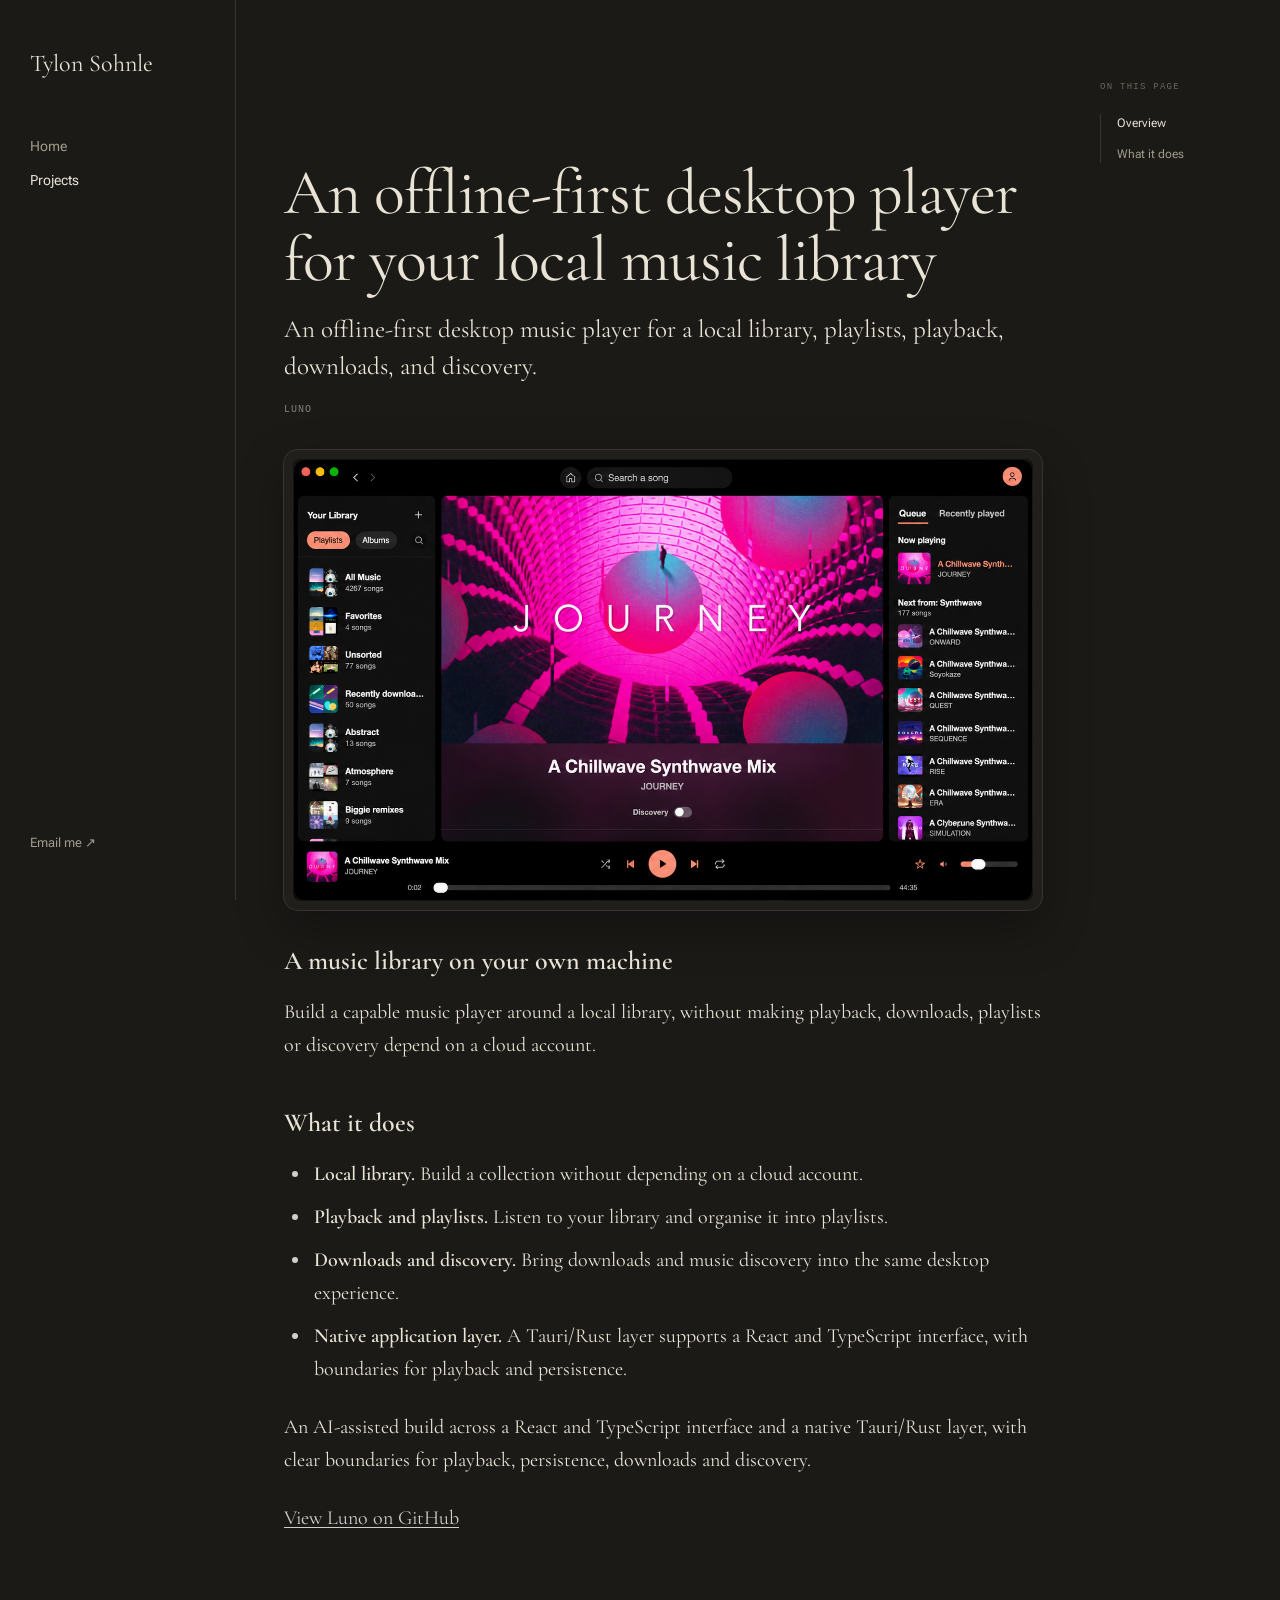
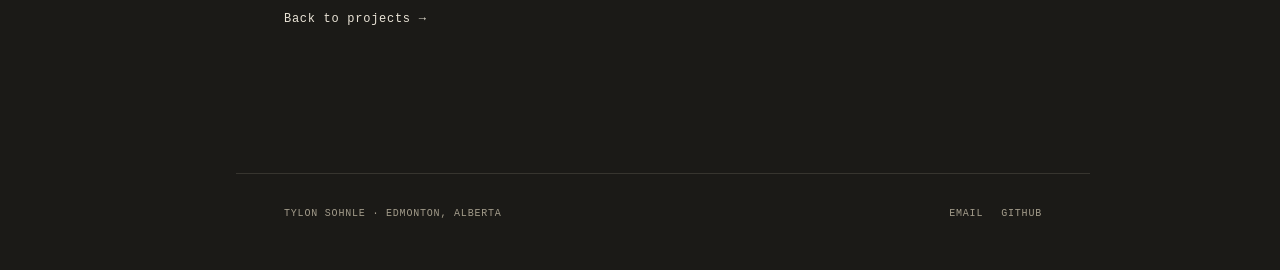
<file: project-studies-ember/luno.html>
<!doctype html>
<html lang="en-CA">

<head>
  <meta charset="utf-8">
  <meta name="viewport" content="width=device-width,initial-scale=1">
  <title>An offline-first desktop player for your local music library | Tylon Sohnle</title>
  <meta name="description" content="An offline-first desktop music player for a local library, playlists, playback, downloads, and discovery.">
  <link rel="canonical" href="https://tylonsohnle.com/project-studies-ember/luno.html">
  <link rel="stylesheet" href="../css/minimal-foundation.css?v=accent1">
  <link rel="stylesheet" href="../css/ember-study.css?v=standalone2">
  <link rel="stylesheet" href="../css/ember-pages.css?v=standalone7">
</head>

<body class="ember-page ember-article-page">
  <a class="skip" href="#content">Skip to content</a>

  <aside class="sidebar">
    <a class="site-name" href="../index.html">Tylon Sohnle</a>
    <nav aria-label="Primary">
      <a href="../index.html">Home</a>
      <a href="../projects.html" aria-current="page">Projects</a>
    </nav>
    <a class="sidebar-contact" href="mailto:tysohnle@proton.me">Email me ↗</a>
  </aside>

  <main id="content" class="ember-detail ember-standalone">
    <div class="ember-article">
          <header class="ember-head">
            <h1 class="ember-title">An offline-first desktop player for your local music library</h1>
            <p class="ember-lede">An offline-first desktop music player for a local library, playlists, playback, downloads, and discovery.</p>
            <p class="ember-meta ember-byline"><span>Luno</span></p>
          </header>

          <figure class="ember-shot">
            <img src="../img/updates-2026-10/main-luno.png?v=1" alt="Luno desktop player with library, now playing and queue" width="1420" height="848" loading="eager">
          </figure>

          <div class="ember-prose">
            <h2 id="overview">A music library on your own machine</h2>
            <p>Build a capable music player around a local library, without making playback, downloads, playlists or discovery depend on a cloud account.</p>
            <h2 id="what-it-does">What it does</h2>
            <ul class="ember-features">
              <li><strong>Local library.</strong> Build a collection without depending on a cloud account.</li>
              <li><strong>Playback and playlists.</strong> Listen to your library and organise it into playlists.</li>
              <li><strong>Downloads and discovery.</strong> Bring downloads and music discovery into the same desktop experience.</li>
              <li><strong>Native application layer.</strong> A Tauri/Rust layer supports a React and TypeScript interface, with boundaries for playback and persistence.</li>
            </ul>
            <p>An AI-assisted build across a React and TypeScript interface and a native Tauri/Rust layer, with clear boundaries for playback, persistence, downloads and discovery.</p>
            <p class="ember-link"><a href="https://github.com/Tsohnle95/Luno-Desktop">View Luno on GitHub</a></p>
          </div>

          <footer class="ember-foot">
            <a class="ember-back" href="../projects.html">Back to projects →</a>
          </footer>
        </div>
  </main>

  <aside class="toc">
    <span>On this page</span>
    <nav aria-label="On this page">
      <a href="#overview">Overview</a>
      <a href="#what-it-does">What it does</a>
    </nav>
  </aside>

  <footer class="site-foot">
    <span>Tylon Sohnle · Edmonton, Alberta</span>
    <div class="keys"><a href="mailto:tysohnle@proton.me">Email</a><a href="https://github.com/Tsohnle95">GitHub</a></div>
  </footer>

  <script src="../js/toc.js" defer></script>
</body>

</html>
</file>
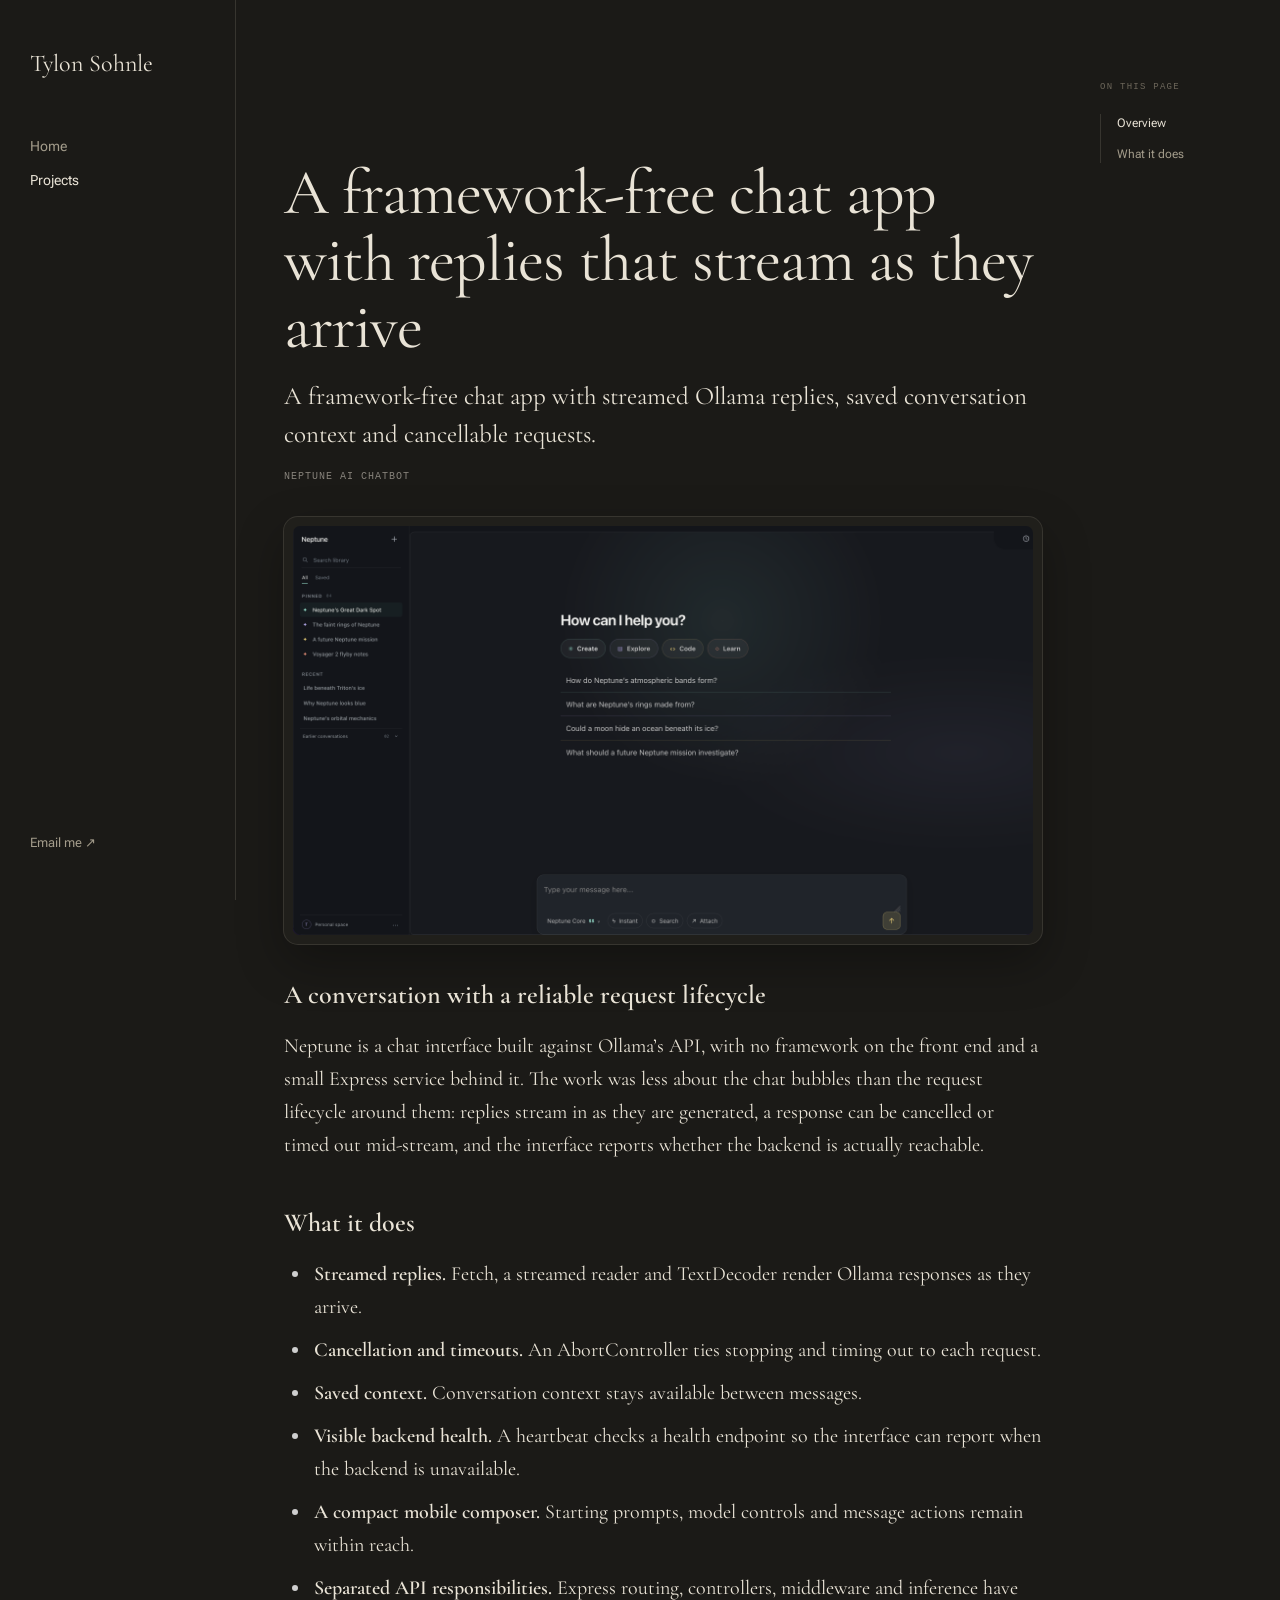
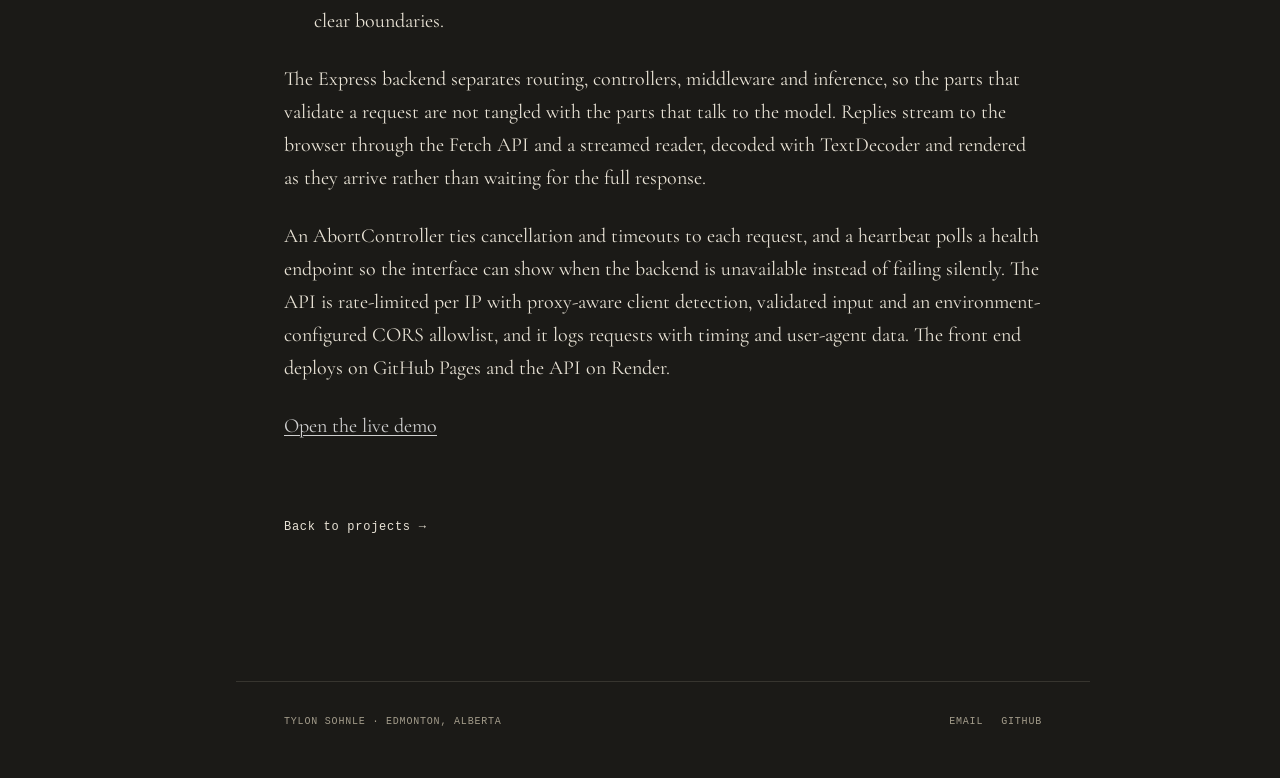
<file: project-studies-ember/neptune.html>
<!doctype html>
<html lang="en-CA">

<head>
  <meta charset="utf-8">
  <meta name="viewport" content="width=device-width,initial-scale=1">
  <title>A framework-free chat app with replies that stream as they arrive | Tylon Sohnle</title>
  <meta name="description" content="A framework-free chat app with streamed Ollama replies, saved conversation context and cancellable requests.">
  <link rel="canonical" href="https://tylonsohnle.com/project-studies-ember/neptune.html">
  <link rel="stylesheet" href="../css/minimal-foundation.css?v=accent1">
  <link rel="stylesheet" href="../css/ember-study.css?v=standalone2">
  <link rel="stylesheet" href="../css/ember-pages.css?v=standalone7">
</head>

<body class="ember-page ember-article-page">
  <a class="skip" href="#content">Skip to content</a>

  <aside class="sidebar">
    <a class="site-name" href="../index.html">Tylon Sohnle</a>
    <nav aria-label="Primary">
      <a href="../index.html">Home</a>
      <a href="../projects.html" aria-current="page">Projects</a>
    </nav>
    <a class="sidebar-contact" href="mailto:tysohnle@proton.me">Email me ↗</a>
  </aside>

  <main id="content" class="ember-detail ember-standalone">
    <div class="ember-article">
          <header class="ember-head">
            <h1 class="ember-title">A framework-free chat app with replies that stream as they arrive</h1>
            <p class="ember-lede">A framework-free chat app with streamed Ollama replies, saved conversation context and cancellable requests.</p>
            <p class="ember-meta ember-byline"><span>Neptune AI Chatbot</span></p>
          </header>

          <figure class="ember-shot">
            <img src="../img/updates-2026-10/main-chatbot.png" alt="Neptune chat interface with conversation history" width="3020" height="1668" loading="eager">
          </figure>

          <div class="ember-prose">
            <h2 id="overview">A conversation with a reliable request lifecycle</h2>
            <p>Neptune is a chat interface built against Ollama’s API, with no framework on the front end and a small Express service behind it. The work was less about the chat bubbles than the request lifecycle around them: replies stream in as they are generated, a response can be cancelled or timed out mid-stream, and the interface reports whether the backend is actually reachable.</p>
            <h2 id="what-it-does">What it does</h2>
            <ul class="ember-features">
              <li><strong>Streamed replies.</strong> Fetch, a streamed reader and TextDecoder render Ollama responses as they arrive.</li>
              <li><strong>Cancellation and timeouts.</strong> An AbortController ties stopping and timing out to each request.</li>
              <li><strong>Saved context.</strong> Conversation context stays available between messages.</li>
              <li><strong>Visible backend health.</strong> A heartbeat checks a health endpoint so the interface can report when the backend is unavailable.</li>
              <li><strong>A compact mobile composer.</strong> Starting prompts, model controls and message actions remain within reach.</li>
              <li><strong>Separated API responsibilities.</strong> Express routing, controllers, middleware and inference have clear boundaries.</li>
            </ul>
            <p>The Express backend separates routing, controllers, middleware and inference, so the parts that validate a request are not tangled with the parts that talk to the model. Replies stream to the browser through the Fetch API and a streamed reader, decoded with TextDecoder and rendered as they arrive rather than waiting for the full response.</p>
            <p>An AbortController ties cancellation and timeouts to each request, and a heartbeat polls a health endpoint so the interface can show when the backend is unavailable instead of failing silently. The API is rate-limited per IP with proxy-aware client detection, validated input and an environment-configured CORS allowlist, and it logs requests with timing and user-agent data. The front end deploys on GitHub Pages and the API on Render.</p>
            <p class="ember-link"><a href="https://tsohnle95.github.io/Neptune-AI-Chatbot/">Open the live demo</a></p>
          </div>

          <footer class="ember-foot">
            <a class="ember-back" href="../projects.html">Back to projects →</a>
          </footer>
        </div>
  </main>

  <aside class="toc">
    <span>On this page</span>
    <nav aria-label="On this page">
      <a href="#overview">Overview</a>
      <a href="#what-it-does">What it does</a>
    </nav>
  </aside>

  <footer class="site-foot">
    <span>Tylon Sohnle · Edmonton, Alberta</span>
    <div class="keys"><a href="mailto:tysohnle@proton.me">Email</a><a href="https://github.com/Tsohnle95">GitHub</a></div>
  </footer>

  <script src="../js/toc.js" defer></script>
</body>

</html>
</file>
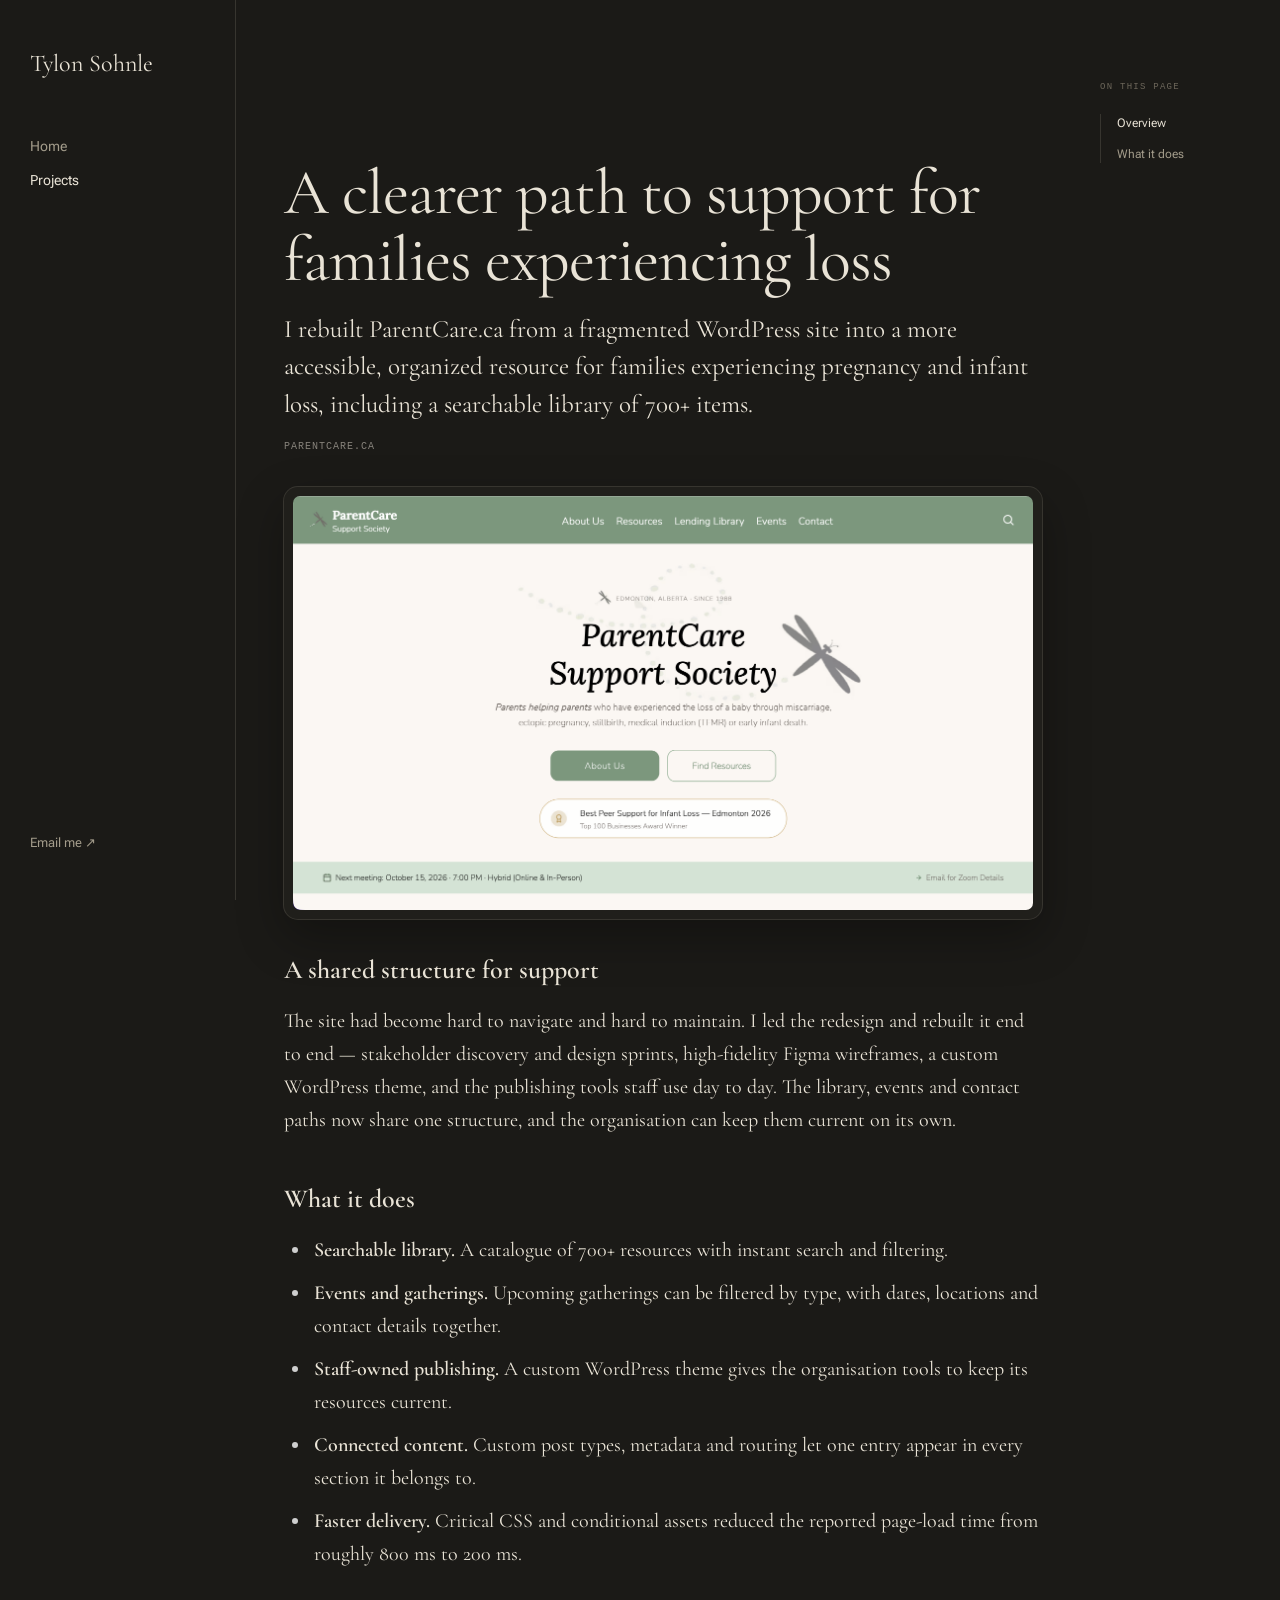
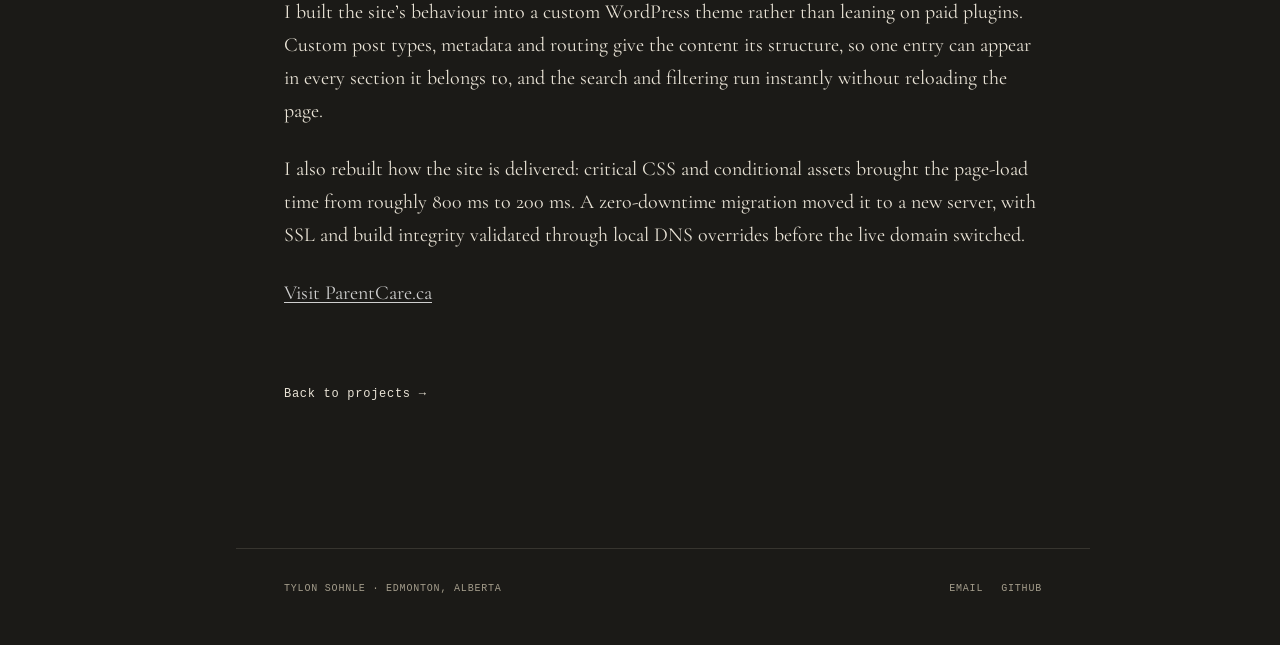
<file: project-studies-ember/parentcare.html>
<!doctype html>
<html lang="en-CA">

<head>
  <meta charset="utf-8">
  <meta name="viewport" content="width=device-width,initial-scale=1">
  <title>A clearer path to support for families experiencing loss | Tylon Sohnle</title>
  <meta name="description" content="I rebuilt ParentCare.ca from a fragmented WordPress site into a more accessible, organized resource for families experiencing pregnancy and infant loss, including a searchable library of 700+ items.">
  <link rel="canonical" href="https://tylonsohnle.com/project-studies-ember/parentcare.html">
  <link rel="stylesheet" href="../css/minimal-foundation.css?v=accent1">
  <link rel="stylesheet" href="../css/ember-study.css?v=standalone2">
  <link rel="stylesheet" href="../css/ember-pages.css?v=standalone7">
</head>

<body class="ember-page ember-article-page">
  <a class="skip" href="#content">Skip to content</a>

  <aside class="sidebar">
    <a class="site-name" href="../index.html">Tylon Sohnle</a>
    <nav aria-label="Primary">
      <a href="../index.html">Home</a>
      <a href="../projects.html" aria-current="page">Projects</a>
    </nav>
    <a class="sidebar-contact" href="mailto:tysohnle@proton.me">Email me ↗</a>
  </aside>

  <main id="content" class="ember-detail ember-standalone">
    <div class="ember-article">
          <header class="ember-head">
            <h1 class="ember-title">A clearer path to support for families experiencing loss</h1>
            <p class="ember-lede">I rebuilt ParentCare.ca from a fragmented WordPress site into a more accessible, organized resource for families experiencing pregnancy and infant loss, including a searchable library of 700+ items.</p>
            <p class="ember-meta ember-byline"><span>ParentCare.ca</span></p>
          </header>

          <figure class="ember-shot">
            <img src="../img/updates-2026-10/main-parentcare.png" alt="ParentCare website homepage screenshot" width="2992" height="1674" loading="eager">
          </figure>

          <div class="ember-prose">
            <h2 id="overview">A shared structure for support</h2>
            <p>The site had become hard to navigate and hard to maintain. I led the redesign and rebuilt it end to end — stakeholder discovery and design sprints, high-fidelity Figma wireframes, a custom WordPress theme, and the publishing tools staff use day to day. The library, events and contact paths now share one structure, and the organisation can keep them current on its own.</p>
            <h2 id="what-it-does">What it does</h2>
            <ul class="ember-features">
              <li><strong>Searchable library.</strong> A catalogue of 700+ resources with instant search and filtering.</li>
              <li><strong>Events and gatherings.</strong> Upcoming gatherings can be filtered by type, with dates, locations and contact details together.</li>
              <li><strong>Staff-owned publishing.</strong> A custom WordPress theme gives the organisation tools to keep its resources current.</li>
              <li><strong>Connected content.</strong> Custom post types, metadata and routing let one entry appear in every section it belongs to.</li>
              <li><strong>Faster delivery.</strong> Critical CSS and conditional assets reduced the reported page-load time from roughly 800 ms to 200 ms.</li>
            </ul>
            <p>I built the site’s behaviour into a custom WordPress theme rather than leaning on paid plugins. Custom post types, metadata and routing give the content its structure, so one entry can appear in every section it belongs to, and the search and filtering run instantly without reloading the page.</p>
            <p>I also rebuilt how the site is delivered: critical CSS and conditional assets brought the page-load time from roughly 800 ms to 200 ms. A zero-downtime migration moved it to a new server, with SSL and build integrity validated through local DNS overrides before the live domain switched.</p>
            <p class="ember-link"><a href="https://parent-care.ca/">Visit ParentCare.ca</a></p>
          </div>

          <footer class="ember-foot">
            <a class="ember-back" href="../projects.html">Back to projects →</a>
          </footer>
        </div>
  </main>

  <aside class="toc">
    <span>On this page</span>
    <nav aria-label="On this page">
      <a href="#overview">Overview</a>
      <a href="#what-it-does">What it does</a>
    </nav>
  </aside>

  <footer class="site-foot">
    <span>Tylon Sohnle · Edmonton, Alberta</span>
    <div class="keys"><a href="mailto:tysohnle@proton.me">Email</a><a href="https://github.com/Tsohnle95">GitHub</a></div>
  </footer>

  <script src="../js/toc.js" defer></script>
</body>

</html>
</file>
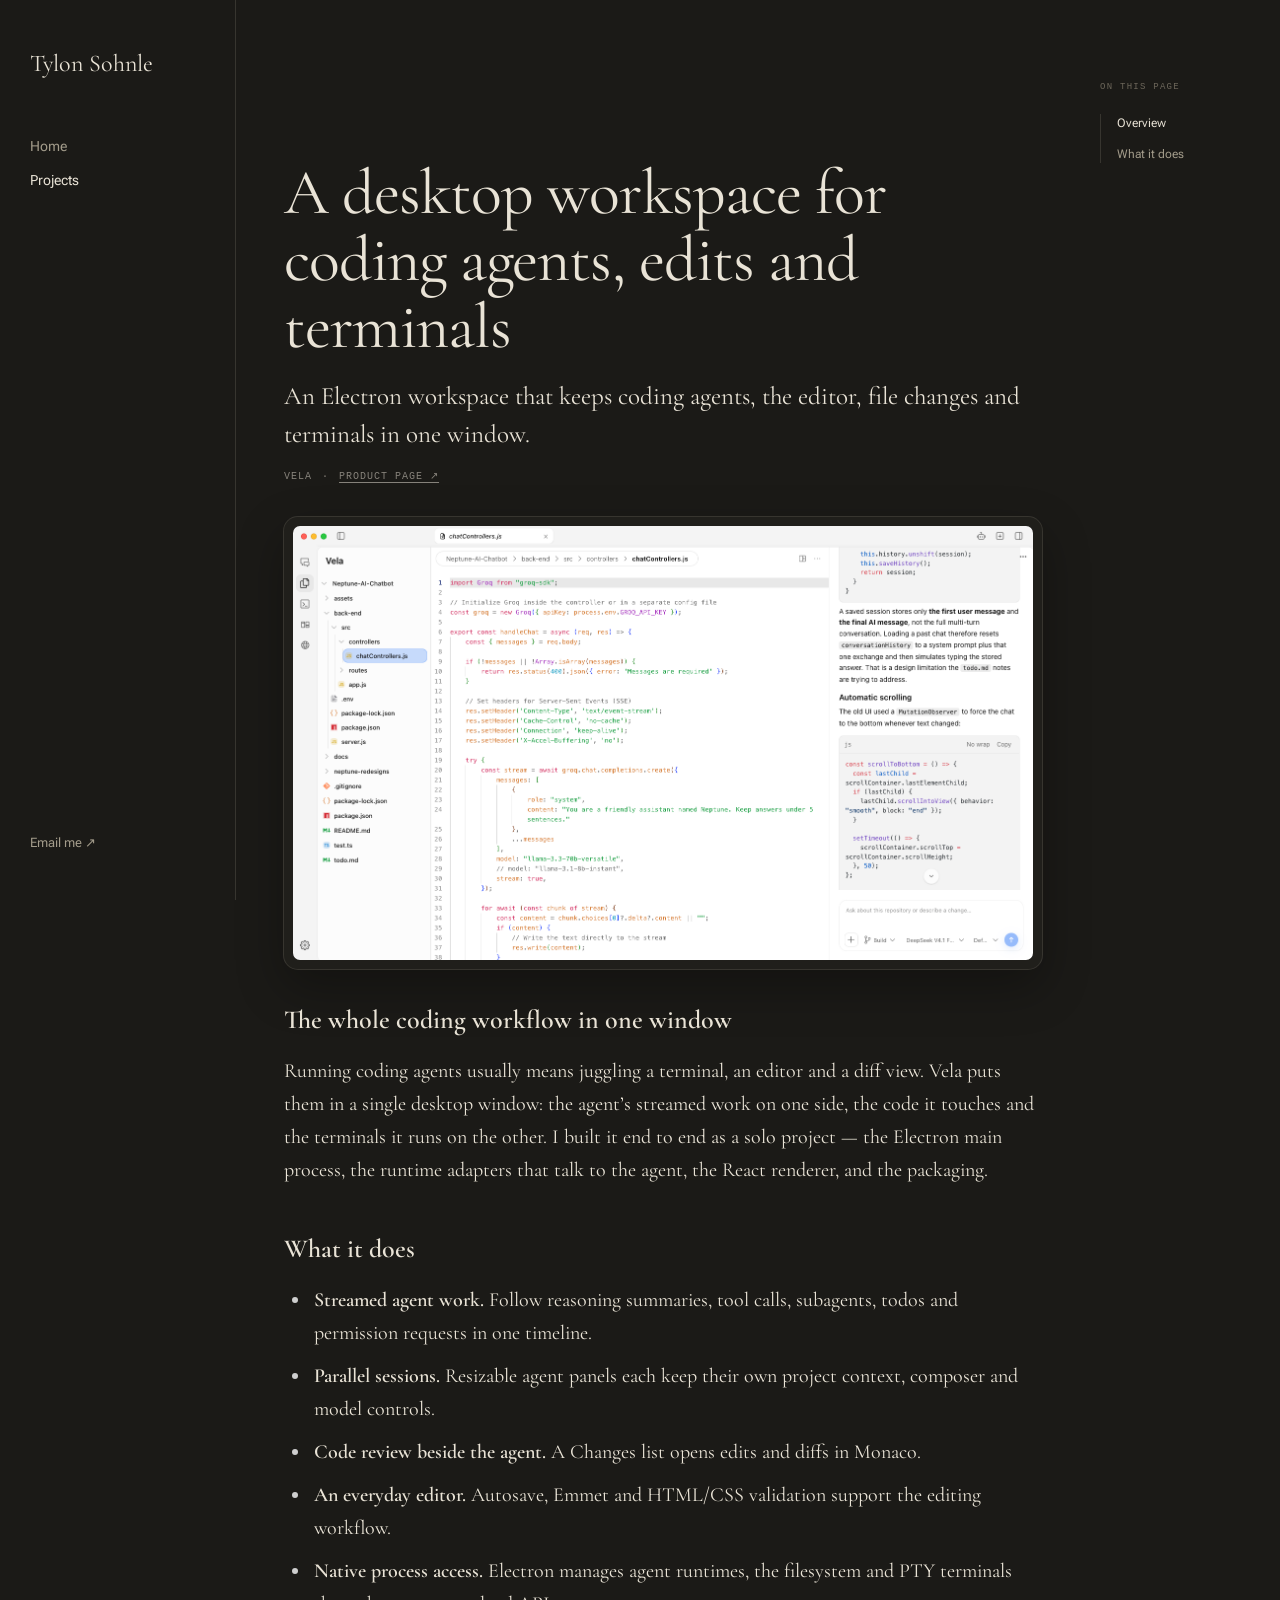
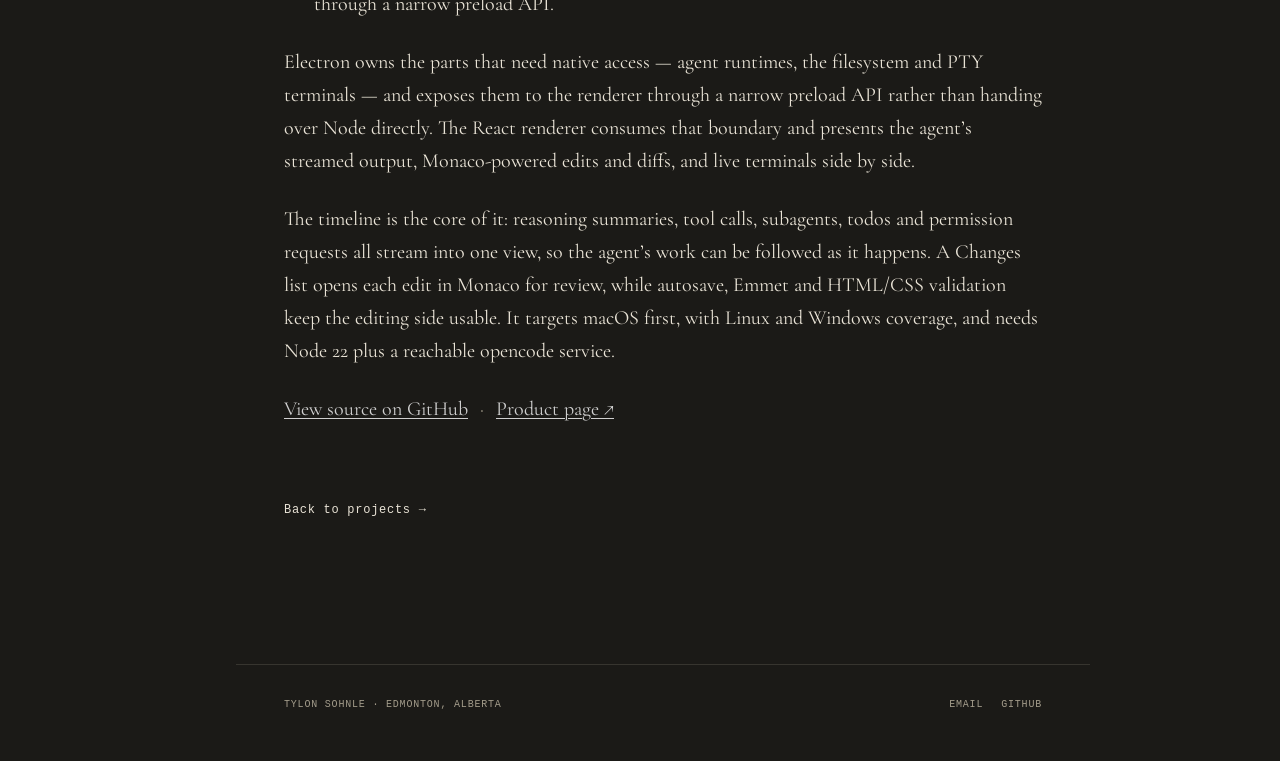
<file: project-studies-ember/vela.html>
<!doctype html>
<html lang="en-CA">

<head>
  <meta charset="utf-8">
  <meta name="viewport" content="width=device-width,initial-scale=1">
  <title>A desktop workspace for coding agents, edits and terminals | Tylon Sohnle</title>
  <meta name="description" content="An Electron workspace that keeps coding agents, the editor, file changes and terminals in one window.">
  <link rel="canonical" href="https://tylonsohnle.com/project-studies-ember/vela.html">
  <link rel="stylesheet" href="../css/minimal-foundation.css?v=accent1">
  <link rel="stylesheet" href="../css/ember-study.css?v=standalone4">
  <link rel="stylesheet" href="../css/ember-pages.css?v=standalone7">
</head>

<body class="ember-page ember-article-page">
  <a class="skip" href="#content">Skip to content</a>

  <aside class="sidebar">
    <a class="site-name" href="../index.html">Tylon Sohnle</a>
    <nav aria-label="Primary">
      <a href="../index.html">Home</a>
      <a href="../projects.html" aria-current="page">Projects</a>
    </nav>
    <a class="sidebar-contact" href="mailto:tysohnle@proton.me">Email me ↗</a>
  </aside>

  <main id="content" class="ember-detail ember-standalone">
    <div class="ember-article">
          <header class="ember-head">
            <h1 class="ember-title">A desktop workspace for coding agents, edits and terminals</h1>
            <p class="ember-lede">An Electron workspace that keeps coding agents, the editor, file changes and terminals in one window.</p>
            <p class="ember-meta ember-byline"><span>Vela</span><span aria-hidden="true">·</span><a href="../vela-product/index.html">Product page ↗</a></p>
          </header>

          <figure class="ember-shot">
            <img src="../img/updates-2026-10/main-vela.png?v=3" alt="Vela workspace showing a repository, code editor and agent conversation" width="1499" height="880" loading="eager">
          </figure>

          <div class="ember-prose">
            <h2 id="overview">The whole coding workflow in one window</h2>
            <p>Running coding agents usually means juggling a terminal, an editor and a diff view. Vela puts them in a single desktop window: the agent’s streamed work on one side, the code it touches and the terminals it runs on the other. I built it end to end as a solo project — the Electron main process, the runtime adapters that talk to the agent, the React renderer, and the packaging.</p>
            <h2 id="what-it-does">What it does</h2>
            <ul class="ember-features">
              <li><strong>Streamed agent work.</strong> Follow reasoning summaries, tool calls, subagents, todos and permission requests in one timeline.</li>
              <li><strong>Parallel sessions.</strong> Resizable agent panels each keep their own project context, composer and model controls.</li>
              <li><strong>Code review beside the agent.</strong> A Changes list opens edits and diffs in Monaco.</li>
              <li><strong>An everyday editor.</strong> Autosave, Emmet and HTML/CSS validation support the editing workflow.</li>
              <li><strong>Native process access.</strong> Electron manages agent runtimes, the filesystem and PTY terminals through a narrow preload API.</li>
            </ul>
            <p>Electron owns the parts that need native access — agent runtimes, the filesystem and PTY terminals — and exposes them to the renderer through a narrow preload API rather than handing over Node directly. The React renderer consumes that boundary and presents the agent’s streamed output, Monaco-powered edits and diffs, and live terminals side by side.</p>
            <p>The timeline is the core of it: reasoning summaries, tool calls, subagents, todos and permission requests all stream into one view, so the agent’s work can be followed as it happens. A Changes list opens each edit in Monaco for review, while autosave, Emmet and HTML/CSS validation keep the editing side usable. It targets macOS first, with Linux and Windows coverage, and needs Node 22 plus a reachable opencode service.</p>
            <p class="ember-link"><a href="https://github.com/Tsohnle95/Vela">View source on GitHub</a> <span class="link-sep" aria-hidden="true">·</span> <a href="../vela-product/index.html">Product page ↗</a></p>
          </div>

          <footer class="ember-foot">
            <a class="ember-back" href="../projects.html">Back to projects →</a>
          </footer>
        </div>
  </main>

  <aside class="toc">
    <span>On this page</span>
    <nav aria-label="On this page">
      <a href="#overview">Overview</a>
      <a href="#what-it-does">What it does</a>
    </nav>
  </aside>

  <footer class="site-foot">
    <span>Tylon Sohnle · Edmonton, Alberta</span>
    <div class="keys"><a href="mailto:tysohnle@proton.me">Email</a><a href="https://github.com/Tsohnle95">GitHub</a></div>
  </footer>

  <script src="../js/toc.js" defer></script>
</body>

</html>
</file>
<file: css/home.css>
@font-face {
  font-family: Flex;
  src: url("../img/fonts/roboto-flex.ttf") format("truetype");
  font-weight: 100 1000;
  font-style: normal;
  font-display: swap;
}

:root {
  --bg: #1b1a17;
  --bg2: #201f1b;
  --fg: #e9e3d6;
  --muted: #a39c8b;
  --faint: #6d675b;
  --line: #37352f;
  --rule: #292723;
  --brass: #cfcfcf;
  --brass-dim: #777777;
  --rubric: #b06a4e;
  --ink: #131210;
  --serif: Georgia, "Iowan Old Style", "Times New Roman", serif;
  --sans: Flex, Arial, sans-serif;
  --mono: ui-monospace, SFMono-Regular, Menlo, Consolas, monospace;
}

* { box-sizing: border-box; }

html { scroll-behavior: smooth; scroll-padding-top: 48px; }

body {
  margin: 0;
  background: var(--bg);
  color: var(--fg);
  font: 17px/1.7 var(--sans);
  -webkit-font-smoothing: antialiased;
  text-rendering: optimizeLegibility;
}

a { color: inherit; text-decoration: none; }
a:hover { color: var(--brass); }
p { margin: 0 0 1.2em; }
h1, h2, h3 { margin: 0; font-weight: 400; line-height: 1.15; }
.serif { font-family: var(--serif); }
.mono { font-family: var(--mono); }
.em { color: var(--fg); font-style: italic; }

.meta {
  font-family: var(--sans);
  font-size: 10px;
  font-weight: 500;
  letter-spacing: .2em;
  text-transform: uppercase;
  color: var(--muted);
}

.role { font-family: var(--serif); font-style: italic; color: var(--muted); }

.links {
  display: flex;
  flex-wrap: wrap;
  gap: 20px;
  font-family: var(--sans);
  font-size: 11px;
  letter-spacing: .14em;
  text-transform: uppercase;
}
.links a { border-bottom: 1px solid var(--line); padding-bottom: 2px; }
.links a:hover { border-color: var(--brass); }

.skip {
  position: fixed;
  top: -60px;
  left: 16px;
  z-index: 50;
  background: var(--brass);
  color: var(--ink);
  padding: 8px 14px;
}
.skip:focus { top: 12px; }

/* Justice — per-line justified text (rendered by js/justify.js) */
just-line { display: block; }
just-inner { display: inline-block; white-space: nowrap; }
[data-justified] { text-align: left; }

@media (prefers-reduced-motion: reduce) { html { scroll-behavior: auto; } }

/* ==========================================================================
   01 — Monograph
   Numbered chapters in the left margin, drop cap, critical-apparatus feel.
   ========================================================================== */
.v-monograph .masthead {
  display: flex;
  justify-content: space-between;
  align-items: baseline;
  gap: 20px;
  padding: 22px clamp(24px, 6vw, 90px);
  border-bottom: 1px solid var(--line);
}
.v-monograph .masthead b { font-family: var(--serif); font-size: 17px; font-weight: 400; }
.v-monograph .masthead .role { font-size: 15px; }
.v-monograph main { max-width: 960px; padding: 66px clamp(24px, 6vw, 90px) 90px; }
.v-monograph .title-block { max-width: 640px; padding-bottom: 54px; }
.v-monograph .title-block h1 {
  font-family: var(--serif);
  font-size: clamp(42px, 5vw, 66px);
  letter-spacing: -.01em;
  margin: 16px 0 12px;
}
.v-monograph .title-block .role { font-size: 22px; }
.v-monograph .chapter {
  display: grid;
  grid-template-columns: 92px minmax(0, 1fr);
  gap: 36px;
  padding: 52px 0;
  border-top: 1px solid var(--rule);
}
.v-monograph .chapter::before {
  content: attr(data-num);
  font-family: var(--serif);
  font-style: italic;
  font-size: 22px;
  color: var(--faint);
  padding-top: 2px;
}
.v-monograph .chapter-body { max-width: 640px; }
.v-monograph .chapter h2 {
  font-family: var(--serif);
  font-size: 25px;
  font-variant: small-caps;
  letter-spacing: .03em;
  margin: 0 0 22px;
}
.v-monograph .chapter-body p { font-family: var(--serif); font-size: 20px; line-height: 1.75; }
.v-monograph .entry { max-width: 660px; padding: 22px 0; border-top: 1px solid var(--rule); }
.v-monograph .entry:first-of-type { border-top: 0; padding-top: 0; }
.v-monograph .entry h3 { font-family: var(--serif); font-size: 22px; line-height: 1.35; margin: 0 0 8px; }
.v-monograph .entry p { font-family: var(--serif); font-size: 18px; color: var(--muted); margin: 0 0 12px; }
.v-monograph .services .row {
  display: grid;
  grid-template-columns: 205px 1fr;
  gap: 24px;
  padding: 18px 0;
  border-top: 1px solid var(--rule);
  font-family: var(--serif);
  font-size: 17px;
}
.v-monograph .services .row b { font-weight: 400; font-variant: small-caps; letter-spacing: .03em; }
.v-monograph .services .row span { color: var(--muted); }
.v-monograph footer { max-width: 640px; padding-top: 52px; border-top: 1px solid var(--rule); }
.v-monograph footer h2 { font-family: var(--serif); font-size: 25px; font-variant: small-caps; margin: 12px 0 16px; }
.v-monograph footer .mail { font-family: var(--serif); font-size: 20px; color: var(--brass); border-bottom: 1px solid var(--brass-dim); padding-bottom: 3px; }

/* ==========================================================================
   02 — Journal
   Masthead, numbered sections, APA-style hanging reference list.
   ========================================================================== */
.v-journal main { max-width: 900px; padding: 60px clamp(24px, 6vw, 90px) 100px; counter-reset: jsec; }
.v-journal .jhead { border-bottom: 2px solid var(--fg); padding-bottom: 20px; }
.v-journal .jhead h1 { font-family: var(--serif); font-size: clamp(38px, 4.6vw, 58px); margin: 14px 0 8px; }
.v-journal .jhead .role { font-size: 20px; }
.v-journal .jsub {
  display: flex;
  justify-content: space-between;
  gap: 16px;
  border-bottom: 1px solid var(--line);
  padding: 11px 0;
  font-family: var(--mono);
  font-size: 11px;
  letter-spacing: .08em;
  text-transform: uppercase;
  color: var(--muted);
}
.v-journal .lead { padding: 34px 0 6px; }
.v-journal .lead p { font-family: var(--serif); font-size: 20px; line-height: 1.78; max-width: 700px; }
.v-journal section { padding: 40px 0; border-top: 1px solid var(--rule); counter-increment: jsec; }
.v-journal section h2 {
  font-family: var(--serif);
  font-size: 24px;
  font-variant: small-caps;
  letter-spacing: .03em;
  margin: 0 0 22px;
}
.v-journal section h2::before {
  content: counter(jsec) ".  ";
  font-family: var(--mono);
  font-size: .68em;
  color: var(--brass);
  vertical-align: 2px;
  letter-spacing: .04em;
  font-variant: normal;
}
.v-journal .ref { max-width: 720px; margin: 0 0 22px; padding-left: 2.4em; text-indent: -2.4em; font-family: var(--serif); font-size: 18px; line-height: 1.7; }
.v-journal .ref h3 { font-size: 19px; font-weight: 400; line-height: 1.45; margin: 0; }
.v-journal .ref .note { display: block; color: var(--muted); }
.v-journal .ref .links { margin-top: 10px; text-indent: 0; }
.v-journal .service-line { display: grid; grid-template-columns: 210px 1fr; gap: 24px; padding: 16px 0; border-top: 1px solid var(--rule); font-family: var(--serif); font-size: 17px; }
.v-journal .service-line b { font-weight: 400; font-variant: small-caps; }
.v-journal .service-line span { color: var(--muted); }
.v-journal footer { padding: 44px 0 0; border-top: 1px solid var(--line); }
.v-journal footer h2 { font-family: var(--serif); font-size: 24px; font-variant: small-caps; margin: 10px 0 14px; }
.v-journal footer .mail { font-family: var(--serif); font-size: 20px; color: var(--brass); }

/* ==========================================================================
   03 — Marginalia
   Narrow text column with a wide right margin carrying glosses and links.
   ========================================================================== */
.v-marginalia main { max-width: 1060px; padding: 74px clamp(24px, 5vw, 70px) 100px; }
.v-marginalia .hero { max-width: 640px; padding-bottom: 34px; }
.v-marginalia .hero h1 { font-family: var(--serif); font-size: clamp(36px, 4.2vw, 54px); margin: 14px 0 10px; }
.v-marginalia .hero .role { font-size: 20px; margin-bottom: 24px; }
.v-marginalia .hero p { font-family: var(--serif); font-size: 20px; line-height: 1.78; }
.v-marginalia .spread {
  display: grid;
  grid-template-columns: minmax(0, 1fr) 240px;
  gap: 56px;
  padding: 44px 0;
  border-top: 1px solid var(--rule);
}
.v-marginalia .main-col { max-width: 600px; }
.v-marginalia .main-col h2 { font-family: var(--serif); font-size: 25px; font-variant: small-caps; letter-spacing: .03em; margin: 0 0 18px; }
.v-marginalia .main-col h3 { font-family: var(--serif); font-size: 21px; line-height: 1.4; margin: 0 0 8px; }
.v-marginalia .main-col p { font-family: var(--serif); font-size: 18px; line-height: 1.75; color: var(--muted); }
.v-marginalia .margin-col { padding-top: 4px; }
.v-marginalia .margin-col .label {
  display: block;
  font-family: var(--mono);
  font-size: 10px;
  letter-spacing: .16em;
  text-transform: uppercase;
  color: var(--faint);
  margin-bottom: 12px;
}
.v-marginalia .margin-col a {
  display: block;
  font-family: var(--sans);
  font-size: 11px;
  letter-spacing: .1em;
  text-transform: uppercase;
  border-bottom: 1px solid var(--line);
  padding: 7px 0;
}
.v-marginalia .margin-col a:hover { border-color: var(--brass); }

/* ==========================================================================
   04 — Index
   A back-of-book index: terms with leader dots and folio marks.
   ========================================================================== */
.v-index main { max-width: 880px; padding: 74px clamp(24px, 6vw, 90px) 100px; }
.v-index h1 { font-family: var(--serif); font-size: clamp(38px, 4.6vw, 58px); margin: 0 0 6px; }
.v-index .sub { font-family: var(--serif); font-style: italic; color: var(--muted); font-size: 21px; padding-bottom: 32px; border-bottom: 2px solid var(--fg); }
.v-index .index { margin: 26px 0 46px; }
.v-index .row { display: flex; align-items: baseline; gap: 12px; padding: 12px 0; border-bottom: 1px solid var(--rule); }
.v-index .row .term { font-family: var(--serif); font-size: 20px; white-space: nowrap; }
.v-index .row .leader { flex: 1; border-bottom: 1px dotted var(--faint); transform: translateY(-5px); }
.v-index .row .fig { font-family: var(--mono); font-size: 12px; letter-spacing: .06em; color: var(--muted); }
.v-index .row.sub .term { font-family: var(--sans); font-size: 14px; padding-left: 26px; color: var(--muted); letter-spacing: .02em; }
.v-index .row.sub .fig { font-size: 11px; }
.v-index .row:hover .term { color: var(--brass); }
.v-index section { padding: 44px 0; border-top: 1px solid var(--line); }
.v-index section h2 { font-family: var(--serif); font-size: 25px; font-variant: small-caps; letter-spacing: .03em; margin: 0 0 22px; }
.v-index .entry { max-width: 680px; padding: 20px 0; border-top: 1px solid var(--rule); }
.v-index .entry h3 { font-family: var(--serif); font-size: 21px; line-height: 1.4; margin: 0 0 7px; }
.v-index .entry p { font-family: var(--serif); font-size: 18px; color: var(--muted); margin: 0 0 11px; }
.v-index .service-line { display: grid; grid-template-columns: 210px 1fr; gap: 24px; padding: 16px 0; border-top: 1px solid var(--rule); font-family: var(--serif); font-size: 17px; }
.v-index .service-line b { font-weight: 400; font-variant: small-caps; }
.v-index .service-line span { color: var(--muted); }
.v-index footer { padding: 48px 0 0; border-top: 1px solid var(--line); }
.v-index footer h2 { font-family: var(--serif); font-size: 25px; font-variant: small-caps; }
.v-index footer .mail { font-family: var(--serif); font-size: 20px; color: var(--brass); }

/* ==========================================================================
   05 — Broadside
   Editorial masthead, oversized display type, double rules, two-column work.
   ========================================================================== */
.v-broadside .masthead { padding: 34px clamp(24px, 6vw, 90px) 24px; border-bottom: 3px double var(--fg); }
.v-broadside .kicker { font-size: 11px; letter-spacing: .34em; text-transform: uppercase; color: var(--brass); }
.v-broadside h1 { font-family: var(--serif); font-size: clamp(54px, 10vw, 128px); line-height: .92; letter-spacing: -.02em; margin: 18px 0 10px; }
.v-broadside .role { font-size: clamp(20px, 2vw, 26px); }
.v-broadside main { max-width: 1120px; padding: 48px clamp(24px, 6vw, 90px) 100px; }
.v-broadside .lead { display: grid; grid-template-columns: repeat(2, 1fr); gap: 44px; font-family: var(--serif); font-size: 19px; line-height: 1.78; padding-bottom: 44px; border-bottom: 1px solid var(--line); }
.v-broadside section { padding: 46px 0; border-bottom: 1px solid var(--line); }
.v-broadside h2 { font-family: var(--sans); font-size: 12px; letter-spacing: .28em; text-transform: uppercase; color: var(--brass); margin: 0 0 26px; }
.v-broadside .work-grid { display: grid; grid-template-columns: 1fr 1fr; gap: 38px 56px; }
.v-broadside .entry h3 { font-family: var(--serif); font-size: 24px; line-height: 1.3; margin: 0 0 8px; }
.v-broadside .entry p { font-family: var(--serif); font-size: 18px; color: var(--muted); margin: 0 0 12px; }
.v-broadside .service-line { display: grid; grid-template-columns: 190px 1fr; gap: 30px; padding: 16px 0; border-top: 1px solid var(--rule); font-family: var(--serif); font-size: 17px; }
.v-broadside .service-line b { font-weight: 400; font-variant: small-caps; }
.v-broadside .service-line span { color: var(--muted); }
.v-broadside footer { padding: 52px 0 0; }
.v-broadside footer h2 { font-family: var(--serif); font-size: clamp(30px, 4vw, 52px); color: var(--fg); letter-spacing: normal; text-transform: none; margin: 12px 0 16px; }
.v-broadside footer .mail { font-family: var(--serif); font-size: 24px; color: var(--brass); }

/* ==========================================================================
   06 — Thesis
   Formal title page, numbered contents, indented paragraphs.
   ========================================================================== */
.v-thesis main { max-width: 840px; padding: 80px clamp(24px, 6vw, 90px) 100px; }
.v-thesis .titlepage { border-top: 3px solid var(--fg); border-bottom: 3px solid var(--fg); padding: 46px 0; }
.v-thesis .titlepage h1 { font-family: var(--serif); font-size: clamp(40px, 5vw, 66px); margin: 16px 0 12px; }
.v-thesis .titlepage .sub { font-size: 22px; }
.v-thesis .contents { margin: 40px 0 8px; }
.v-thesis .contents .label { display: block; margin-bottom: 12px; }
.v-thesis .contents a { display: flex; justify-content: space-between; gap: 20px; padding: 11px 0; border-bottom: 1px solid var(--rule); font-family: var(--serif); font-size: 18px; }
.v-thesis .contents a span:last-child { font-family: var(--mono); font-size: 12px; color: var(--muted); }
.v-thesis .contents a:hover { color: var(--brass); }
.v-thesis .lead { padding: 44px 0 8px; }
.v-thesis .lead p { font-family: var(--serif); font-size: 19px; line-height: 1.82; }
.v-thesis section { padding: 46px 0; border-top: 1px solid var(--line); }
.v-thesis section h2 { font-family: var(--serif); font-size: 24px; font-variant: small-caps; letter-spacing: .03em; margin: 0 0 20px; }
.v-thesis section h2::before { content: attr(data-num) ".  "; font-family: var(--mono); font-size: .68em; color: var(--brass); vertical-align: 2px; font-variant: normal; }
.v-thesis p { font-family: var(--serif); font-size: 19px; line-height: 1.82; }
.v-thesis .indent p { text-indent: 2.2em; }
.v-thesis .indent p:first-of-type { text-indent: 0; }
.v-thesis .entry { max-width: 680px; padding: 20px 0; border-top: 1px solid var(--rule); }
.v-thesis .entry h3 { font-family: var(--serif); font-size: 21px; line-height: 1.4; margin: 0 0 7px; }
.v-thesis .entry p { font-size: 18px; color: var(--muted); margin: 0 0 11px; }
.v-thesis .service-line { display: grid; grid-template-columns: 205px 1fr; gap: 24px; padding: 16px 0; border-top: 1px solid var(--rule); }
.v-thesis .service-line b { font-weight: 400; font-variant: small-caps; }
.v-thesis .service-line span { color: var(--muted); }
.v-thesis footer { padding: 46px 0 0; border-top: 1px solid var(--line); }
.v-thesis footer h2 { font-family: var(--serif); font-size: 24px; font-variant: small-caps; }
.v-thesis footer .mail { font-family: var(--serif); font-size: 20px; color: var(--brass); }

/* ==========================================================================
   07 — Footnote
   Reading column with an endnote apparatus carrying the work references.
   ========================================================================== */
.v-footnote main { max-width: 960px; padding: 78px clamp(24px, 6vw, 70px) 100px; }
.v-footnote .intro-grid {
  display: grid;
  grid-template-columns: minmax(0, 1fr) 220px;
  gap: 54px;
  align-items: start;
}
.v-footnote .intro-text { min-width: 0; }
.v-footnote .intro-figure {
  width: 220px;
  aspect-ratio: 1;
  margin: 10px 0 0;
  border-radius: 50%;
  overflow: hidden;
  border: 1px solid var(--line);
}
.v-footnote .intro-figure img {
  display: block;
  width: 100%;
  height: 100%;
  object-fit: cover;
  transform: translateY(7%) scale(1.38);
}
@media (max-width: 775px) {
  .v-footnote .intro-grid { grid-template-columns: 1fr; gap: 26px; }
  .v-footnote .intro-figure { width: 170px; margin: 0; }
}
.v-footnote .hero h1 { font-family: var(--serif); font-size: clamp(38px, 4.6vw, 56px); margin: 12px 0 10px; }
.v-footnote .hero .role { font-size: 20px; }
.v-footnote .body { padding: 30px 0 6px; border-bottom: 1px solid var(--line); }
.v-footnote .body p { font-family: var(--serif); font-size: 20px; line-height: 1.82; }
.v-footnote section { padding: 40px 0; border-top: 1px solid var(--rule); }
.v-footnote section h2 { font-family: var(--serif); font-size: 24px; font-variant: small-caps; letter-spacing: .03em; margin: 0 0 20px; }
.v-footnote .service-line { display: grid; grid-template-columns: 205px 1fr; gap: 24px; padding: 16px 0; border-top: 1px solid var(--rule); font-family: var(--serif); font-size: 17px; }
.v-footnote .service-line b { font-weight: 400; font-variant: small-caps; }
.v-footnote .service-line span { color: var(--muted); }
.v-footnote sup.fn a { font-family: var(--sans); font-size: 10px; color: var(--brass); vertical-align: super; letter-spacing: .04em; padding: 0 1px; }
.v-footnote .notes { margin-top: 60px; padding-top: 20px; border-top: 1px solid var(--line); }
.v-footnote .notes .label { display: block; margin-bottom: 14px; }
.v-footnote .note { display: grid; grid-template-columns: 26px minmax(0, 1fr); gap: 12px; padding: 13px 0; border-top: 1px solid var(--rule); }
.v-footnote .note .n { font-family: var(--sans); font-size: 10px; color: var(--brass); padding-top: 4px; }
.v-footnote .note h3 { font-family: var(--serif); font-size: 18px; line-height: 1.4; margin: 0 0 5px; }
.v-footnote .note p { font-family: var(--serif); font-size: 16px; color: var(--muted); margin: 0 0 9px; }
.v-footnote .note .links a { font-size: 10px; }
.v-footnote footer { padding: 46px 0 0; border-top: 1px solid var(--line); }
.v-footnote footer h2 { font-family: var(--serif); font-size: 24px; font-variant: small-caps; }
.v-footnote footer .mail { font-family: var(--serif); font-size: 20px; color: var(--brass); }

/* ==========================================================================
   08 — Register
   Institutional ledger: ruled rows, tabular figures, mono running marks.
   ========================================================================== */
.v-register .head {
  display: flex;
  justify-content: space-between;
  gap: 16px;
  padding: 20px clamp(24px, 6vw, 80px);
  border-bottom: 1px solid var(--line);
  font-family: var(--mono);
  font-size: 11px;
  letter-spacing: .1em;
  text-transform: uppercase;
  color: var(--muted);
}
.v-register main { max-width: 1000px; padding: 58px clamp(24px, 6vw, 80px) 100px; }
.v-register .reg-head h1 { font-family: var(--serif); font-size: clamp(36px, 4.2vw, 54px); }
.v-register .reg-head .role { font-size: 20px; margin-top: 4px; }
.v-register .lead { max-width: 700px; padding: 30px 0 8px; font-family: var(--serif); font-size: 20px; line-height: 1.78; }
.v-register section { padding: 42px 0; border-top: 1px solid var(--line); }
.v-register section h2 { font-family: var(--sans); font-size: 11px; letter-spacing: .26em; text-transform: uppercase; color: var(--brass); margin: 0 0 24px; }
.v-register .row { padding: 20px 0; border-top: 1px solid var(--rule); }
.v-register .r-top { display: flex; justify-content: space-between; align-items: baseline; gap: 20px; }
.v-register .r-top h3 { font-family: var(--serif); font-size: 22px; line-height: 1.35; }
.v-register .r-index { font-family: var(--mono); font-size: 12px; color: var(--faint); font-variant-numeric: tabular-nums; }
.v-register .row p { font-family: var(--serif); font-size: 18px; color: var(--muted); margin: 8px 0 12px; max-width: 680px; }
.v-register table.services { width: 100%; border-collapse: collapse; table-layout: fixed; }
.v-register table.services td { border-top: 1px solid var(--rule); padding: 16px 0; vertical-align: top; font-family: var(--serif); font-size: 17px; line-height: 1.7; }
.v-register table.services td:first-child { width: 210px; font-variant: small-caps; letter-spacing: .03em; padding-right: 26px; }
.v-register table.services td:last-child { color: var(--muted); }
.v-register footer { padding: 46px 0 0; border-top: 1px solid var(--line); }
.v-register footer h2 { font-family: var(--sans); font-size: 11px; letter-spacing: .26em; text-transform: uppercase; color: var(--brass); margin-bottom: 14px; }
.v-register footer .mail { font-family: var(--serif); font-size: 20px; color: var(--brass); }

/* ==========================================================================
   09 — Reader
   Quiet longform: no chrome, one column, generous space, minimal rules.
   ========================================================================== */
.v-reader main { max-width: 640px; padding: 120px max(24px, 9vw) 140px; }
.v-reader h1 { font-family: var(--serif); font-size: clamp(34px, 4vw, 46px); margin: 0 0 8px; }
.v-reader .role { font-size: 19px; margin-bottom: 54px; }
.v-reader p { font-family: var(--serif); font-size: 20px; line-height: 1.88; }
.v-reader section { margin-top: 66px; }
.v-reader h2 { font-family: var(--serif); font-size: 21px; font-variant: small-caps; letter-spacing: .04em; margin: 0 0 20px; }
.v-reader .work { padding: 22px 0; border-top: 1px solid var(--rule); }
.v-reader .work h3 { font-family: var(--serif); font-size: 20px; line-height: 1.45; margin: 0 0 6px; }
.v-reader .work p { font-size: 18px; line-height: 1.75; color: var(--muted); margin: 0 0 8px; }
.v-reader .links { font-size: 12px; gap: 18px; }
.v-reader .service-line { padding: 16px 0; border-top: 1px solid var(--rule); }
.v-reader .service-line b { font-family: var(--serif); font-size: 18px; font-weight: 400; font-variant: small-caps; }
.v-reader .service-line span { display: block; font-family: var(--serif); font-size: 17px; color: var(--muted); margin-top: 4px; }
.v-reader footer { margin-top: 80px; padding-top: 28px; border-top: 1px solid var(--line); }
.v-reader footer h2 { font-family: var(--serif); font-size: 21px; font-variant: small-caps; }
.v-reader footer .mail { font-family: var(--serif); font-size: 20px; color: var(--brass); }

/* ==========================================================================
   10 — Spine
   Vertical identity spine on the left, content sheet, right-hand contents.
   ========================================================================== */
.v-spine .spine {
  position: fixed;
  inset: 0 auto 0 0;
  width: 86px;
  border-right: 1px solid var(--line);
  display: flex;
  flex-direction: column;
  align-items: center;
  justify-content: space-between;
  padding: 30px 0;
  background: var(--bg2);
  z-index: 5;
}
.v-spine .spine .name {
  writing-mode: vertical-rl;
  transform: rotate(180deg);
  font-family: var(--serif);
  font-size: 19px;
  letter-spacing: .06em;
  color: var(--fg);
}
.v-spine .spine .role {
  writing-mode: vertical-rl;
  transform: rotate(180deg);
  font-family: var(--sans);
  font-size: 10px;
  letter-spacing: .3em;
  text-transform: uppercase;
  color: var(--muted);
}
.v-spine main { margin-left: 86px; max-width: 880px; padding: 96px clamp(28px, 6vw, 90px) 120px; }
.v-spine .hero h1 { font-family: var(--serif); font-size: clamp(38px, 4.6vw, 58px); margin: 14px 0 12px; }
.v-spine .hero .role { font-size: 20px; margin-bottom: 26px; }
.v-spine .hero p { font-family: var(--serif); font-size: 20px; line-height: 1.78; max-width: 640px; }
.v-spine section { padding: 44px 0; border-top: 1px solid var(--line); }
.v-spine section h2 { font-family: var(--serif); font-size: 25px; font-variant: small-caps; letter-spacing: .03em; margin: 0 0 22px; }
.v-spine .entry { max-width: 680px; padding: 20px 0; border-top: 1px solid var(--rule); }
.v-spine .entry h3 { font-family: var(--serif); font-size: 21px; line-height: 1.4; margin: 0 0 7px; }
.v-spine .entry p { font-family: var(--serif); font-size: 18px; color: var(--muted); margin: 0 0 11px; }
.v-spine .service-line { display: grid; grid-template-columns: 205px 1fr; gap: 24px; padding: 16px 0; border-top: 1px solid var(--rule); font-family: var(--serif); font-size: 17px; }
.v-spine .service-line b { font-weight: 400; font-variant: small-caps; }
.v-spine .service-line span { color: var(--muted); }
.v-spine footer { padding: 48px 0 0; border-top: 1px solid var(--line); }
.v-spine footer h2 { font-family: var(--serif); font-size: 25px; font-variant: small-caps; }
.v-spine footer .mail { font-family: var(--serif); font-size: 20px; color: var(--brass); }

/* Shared floating switcher */
.dock {
  position: fixed;
  right: 16px;
  bottom: 14px;
  z-index: 40;
  display: flex;
  gap: 15px;
  align-items: center;
  background: var(--bg2);
  border: 1px solid var(--line);
  padding: 7px 13px;
  font-family: var(--sans);
  font-size: 10px;
  letter-spacing: .14em;
  text-transform: uppercase;
  color: var(--muted);
}
.dock a { border: 0; }
.dock a:hover { color: var(--brass); }
.dock .up { color: var(--fg); }

/* ==========================================================================
   Gallery
   ========================================================================== */
.v-gallery main { max-width: 900px; padding: 80px clamp(24px, 6vw, 90px) 100px; }
.v-gallery h1 { font-family: var(--serif); font-size: clamp(40px, 5vw, 64px); margin: 12px 0 10px; }
.v-gallery .sub { font-family: var(--serif); font-style: italic; color: var(--muted); font-size: 21px; padding-bottom: 30px; border-bottom: 2px solid var(--fg); }
.v-gallery .lede { font-family: var(--serif); font-size: 19px; color: var(--muted); max-width: 640px; margin: 26px 0 6px; }
.v-gallery .item { display: grid; grid-template-columns: 54px minmax(0, 1fr); gap: 22px; padding: 26px 0; border-top: 1px solid var(--rule); }
.v-gallery .item .num { font-family: var(--mono); font-size: 12px; color: var(--brass); padding-top: 8px; }
.v-gallery .item h2 { font-family: var(--serif); font-size: 24px; margin: 0 0 6px; }
.v-gallery .item .kind { font-family: var(--sans); font-size: 10px; letter-spacing: .2em; text-transform: uppercase; color: var(--faint); margin: 0 0 8px; }
.v-gallery .item p { font-family: var(--serif); font-size: 17px; color: var(--muted); margin: 0 0 10px; max-width: 620px; }
.v-gallery .item:hover h2 { color: var(--brass); }

/* Responsive, kept light */
@media (max-width: 820px) {
  .v-monograph .chapter { grid-template-columns: 54px minmax(0, 1fr); gap: 20px; }
  .v-monograph .services .row,
  .v-journal .service-line,
  .v-index .service-line,
  .v-thesis .service-line,
  .v-footnote .service-line,
  .v-spine .service-line { grid-template-columns: 1fr; gap: 6px; }
  .v-marginalia .spread { grid-template-columns: 1fr; gap: 20px; }
  .v-broadside .lead { grid-template-columns: 1fr; gap: 0; }
  .v-broadside .work-grid { grid-template-columns: 1fr; }
  .v-register table.services td:first-child { width: 150px; }
}

/* ---- merged from academic-07-variants.css ---- */
/* ==========================================================================
   academic-07 variants
   .v-footnote-panels    — the reference's left sidebar + right "On this page"
                           panels, adapted to the dark academic theme.
   .v-footnote-reference — the reference's typography, sizes and spacing
                           (Cormorant Garamond) on a black ground with gold,
                           no side panels.
   ========================================================================== */

/* ---------- shared refined nav (all three variants) --------------------- */
.refined-nav {
  position: sticky;
  top: 0;
  z-index: 30;
  display: flex;
  flex-wrap: wrap;
  align-items: baseline;
  gap: 6px 24px;
  margin: 0 0 36px;
  padding: 13px 0;
  border-bottom: 1px solid var(--line);
  background: var(--bg);
  font-family: var(--sans);
  font-size: 11px;
  letter-spacing: .18em;
  text-transform: uppercase;
  color: var(--muted);
}
.refined-nav a:hover { color: var(--brass); }
.refined-nav a[aria-current] { color: var(--fg); }
@media (max-width: 820px) {
  .refined-nav { gap: 6px 16px; font-size: 10px; }
}

/* ---------- 07 · panels ------------------------------------------------- */
.v-footnote-panels .sidebar {
  position: fixed;
  inset: 0 auto 0 0;
  width: 236px;
  display: flex;
  flex-direction: column;
  padding: 48px 30px;
  border-right: 1px solid var(--line);
  background: var(--bg);
  z-index: 5;
}
.v-footnote-panels .sidebar .site-name {
  font-family: "Cormorant Garamond", Georgia, serif;
  font-size: 24px;
  line-height: 1.3;
  color: var(--fg);
}
.v-footnote-panels .sidebar nav {
  display: grid;
  gap: 14px;
  margin-top: 58px;
  font: 400 14px/1.4 var(--sans);
  color: var(--muted);
}
.v-footnote-panels .sidebar nav a[aria-current] { color: var(--fg); }
.v-footnote-panels .sidebar nav a:hover { color: var(--brass); }
.v-footnote-panels .sidebar-contact { margin-top: auto; font: 400 13px/1.4 var(--sans); color: var(--muted); }
.v-footnote-panels .sidebar-contact:hover { color: var(--brass); }

/* Classic top navigation replaces the old left panel. */
.v-footnote-panels .site-head .brand {
  font-family: "Cormorant Garamond", Georgia, serif;
}

.v-footnote-panels {
  --serif: "Cormorant Garamond", Georgia, serif;
  padding-left: 236px;
  padding-right: 190px;
}
.v-footnote-panels main { margin-left: auto; margin-right: auto; }
.v-footnote-panels .intro-grid { align-items: center; }
.v-footnote-panels .intro-figure { margin: 0; }
.v-footnote-panels .intro-grid .body { border-bottom: 0; }
.v-footnote-panels .hero h1,
.v-footnote-panels .hero .role,
.v-footnote-panels .intro-grid .body p { font-family: "Cormorant Garamond", Georgia, serif; }

.v-footnote-panels .toc {
  position: fixed;
  right: 30px;
  top: 58px;
  width: 150px;
  font-size: 12px;
  line-height: 1.5;
  color: var(--muted);
}
.v-footnote-panels .toc > span {
  font-size: 11px;
  letter-spacing: .14em;
  text-transform: uppercase;
  color: var(--faint);
}
.v-footnote-panels .toc nav {
  display: grid;
  gap: 13px;
  margin-top: 20px;
  padding-left: 16px;
  border-left: 1px solid var(--line);
}
.v-footnote-panels .toc a[aria-current] { color: var(--fg); }
.v-footnote-panels .toc a:hover { color: var(--brass); }

@media (max-width: 1080px) {
  .v-footnote-panels .toc { display: none; }
  .v-footnote-panels { padding-right: 0; }
}
@media (max-width: 775px) {
  /* Match the original portfolio's mobile layout: a centred top bar, the
     portrait above the bio, and full-width content. */
  .v-footnote-panels { padding: 0; font-size: 1rem; }
  .v-footnote-panels .sidebar {
    position: static;
    width: calc(100% - 2rem);
    margin: 0 1rem 0.5rem;
    flex-direction: column;
    align-items: center;
    gap: 0;
    padding: 24px;
    border-right: 0;
    border-bottom: 1px solid var(--line);
  }
  .v-footnote-panels .sidebar .site-name { font-size: 1.75rem; text-align: center; }
  .v-footnote-panels .sidebar nav { display: flex; gap: 1rem; margin: 1rem 0 0; font-family: "Cormorant Garamond", Georgia, serif; font-size: 1rem; }
  .v-footnote-panels .sidebar-contact { display: none; }
  .v-footnote-panels .toc { display: none; }
  .v-footnote-panels main { margin: 0; max-width: none; padding: 0 1rem; }
  .v-footnote-panels .hero {
    position: absolute;
    width: 1px;
    height: 1px;
    padding: 0;
    overflow: hidden;
    clip-path: inset(50%);
  }
  .v-footnote-panels .intro-grid { display: flex; flex-direction: column; align-items: center; gap: 0; padding: 1.5rem 1.5rem 1rem; }
  .v-footnote-panels .intro-figure { order: -1; width: 150px; margin: 0 auto 2rem; }
  .v-footnote-panels .intro-grid .body { width: 100%; }
  .v-footnote-panels .v-footnote-reference section { padding-left: 1.5rem; padding-right: 1.5rem; }
  .v-footnote-panels-left main { margin-left: 0; }

  /* Type — mirrors the original portfolio's mobile sizing (styles.css ≤775px).
     Above this breakpoint the desktop panel layout returns with standard sizes. */
  .v-footnote-panels .intro-grid .body p { font-size: 0.95rem; line-height: 1.5; }
  .v-footnote-panels .v-footnote-reference { font-size: 1rem; line-height: 1.5; font-weight: 300; }
  .v-footnote-panels .v-footnote-reference section h2 {
    font-size: 34px;
    line-height: 1.5;
    font-weight: 300;
    letter-spacing: normal;
    margin: 0 0 1rem;
  }
  .v-footnote-panels .v-footnote-reference section p { font-size: 1rem; line-height: 1.5; }
  .v-footnote-panels .v-footnote-reference .service-line b { font-size: 21px; font-weight: 300; }
  .v-footnote-panels .v-footnote-reference .service-line span { font-size: 1rem; line-height: 1.5; }
  .v-footnote-panels .v-footnote-reference .note h3 { font-size: 1rem; font-weight: 700; line-height: 1.5; }
  .v-footnote-panels .v-footnote-reference .note p { font-size: 0.71rem; line-height: 1.5; }
  .v-footnote-panels .v-footnote-reference .note .links a { font-size: 1rem; }
  .v-footnote-panels .v-footnote-reference footer h2 { font-size: 32px; line-height: 1.5; font-weight: 300; }
  .v-footnote-panels .v-footnote-reference footer p { font-size: 1rem; }
  .v-footnote-panels .v-footnote-reference footer .mail { font-size: 1rem; }
  .v-footnote-panels .v-footnote-reference .project h3 { font-size: 1rem; font-weight: 700; line-height: 1.5; }
  .v-footnote-panels .v-footnote-reference .project p { font-size: 0.71rem; line-height: 1.5; }
  .v-footnote-panels .v-footnote-reference .project .links a { font-size: 1rem; }
  .v-footnote-panels .v-footnote-reference .site-footer { font-size: 12px; }
}

@media (width <= 775px) and (width > 400px) {
  .v-footnote-panels .sidebar .site-name { font-size: 2rem; }
  .v-footnote-panels .sidebar nav { font-size: 19.1875px; }
}

/* Left-aligned panels: the body hugs the left panel (gap capped at ~2in/192px)
   while the "On this page" nav stays pinned to the right. */
.v-footnote-panels-left main {
  margin-left: clamp(48px, 4vw, 192px);
  margin-right: auto;
}

/* ---------- 07 · reference typography ----------------------------------- */
@font-face {
  font-family: "Cormorant Garamond";
  src: url("../assets/fonts/CormorantGaramond-VariableFont_wght.woff2") format("woff2");
  font-weight: 300 700;
  font-style: normal;
  font-display: swap;
}
@font-face {
  font-family: "Cormorant Garamond";
  src: url("../assets/fonts/CormorantGaramond-Italic-VariableFont_wght.woff2") format("woff2");
  font-weight: 300 700;
  font-style: italic;
  font-display: swap;
}

.v-footnote-reference {
  --fg: #f5f2ea;
  --muted: #b8b1a1;
  --faint: #7d765f;
  --line: #34302a;
  --rule: #241f19;
  --brass: #cfcfcf;
  --serif: "Cormorant Garamond", Georgia, serif;
  font-family: "Cormorant Garamond", Georgia, serif;
  font-size: 23px;
  line-height: 1.6;
}

.v-footnote-reference main { max-width: 1000px; padding: 70px clamp(24px, 6vw, 80px) 110px; }

.v-footnote-reference .intro-grid { grid-template-columns: minmax(0, 1fr) 220px; gap: 40px; align-items: center; }
.v-footnote-reference .intro-figure { width: 220px; margin: 0; border: 0; }

.v-footnote-reference .hero h1 {
  font-size: 50px;
  line-height: 1.2;
  letter-spacing: -.6px;
  font-weight: 400;
  margin: 0 0 10px;
}
.v-footnote-reference .hero .role { font-size: 16px; font-style: italic; color: var(--muted); }
.v-footnote-reference .meta {
  font-family: inherit;
  font-size: 16px;
  font-weight: 400;
  letter-spacing: 0;
  text-transform: none;
  color: var(--muted);
}
.v-footnote-reference .body { padding: 0 0 30px; border-bottom: 1px solid var(--line); }
.v-footnote-reference .body p { font-size: 23px; line-height: 1.6; margin: 0 0 23px; }

.v-footnote-reference section { padding: 30px 0 40px; border-top: 1px solid var(--line); }
.v-footnote-reference section h2 {
  font-size: 40px;
  line-height: 1.2;
  letter-spacing: -.3px;
  font-weight: 400;
  font-variant: normal;
  margin: 0 0 22px;
}
.v-footnote-reference p { font-size: 20px; line-height: 1.65; margin: 0 0 23px; }
.v-footnote-reference .section-body { margin-left: 0; }

.v-footnote-reference .service-line { display: block; padding: 0; border: 0; margin: 0 0 33px; }
.v-footnote-reference .service-line b {
  display: block;
  font-family: inherit;
  font-size: 23px;
  font-weight: 400;
  font-variant: normal;
  letter-spacing: 0;
  color: var(--fg);
  margin: 0 0 8px;
}
.v-footnote-reference .service-line span { display: block; font-size: 20px; line-height: 1.65; color: var(--fg); }

.v-footnote-reference .links { font-family: inherit; gap: 20px; }
.v-footnote-reference .links a {
  font-size: 17px;
  letter-spacing: 0;
  text-transform: none;
  border: 0;
  padding: 0;
  text-decoration: underline;
  text-decoration-thickness: 1px;
  text-underline-offset: 3px;
}
.v-footnote-reference .links a:hover { color: var(--brass); }

.v-footnote-reference p a,
.v-footnote-reference .project h3 a,
.v-footnote-reference footer .mail {
  text-decoration: underline;
  text-decoration-thickness: 1px;
  text-underline-offset: 3px;
  text-decoration-color: var(--brass-dim);
}

.v-footnote-reference p a:hover,
.v-footnote-reference .project h3 a:hover,
.v-footnote-reference footer .mail:hover {
  text-decoration-color: var(--brass);
}

.v-footnote-reference sup.fn a {
  text-decoration: none;
}

.v-footnote-reference .notes { margin-top: 50px; padding-top: 24px; border-top: 1px solid var(--line); }
.v-footnote-reference .note {
  grid-template-columns: 30px minmax(0, 1fr);
  gap: 14px;
  padding: 18px 0;
  border-top: 1px solid var(--rule);
}
.v-footnote-reference .note .n { font-family: inherit; font-size: 14px; color: var(--brass); padding-top: 2px; }
.v-footnote-reference .note h3 { font-size: 21px; line-height: 1.4; margin: 0 0 4px; }
.v-footnote-reference .note p { font-size: 17px; line-height: 1.55; color: var(--muted); margin: 0 0 8px; }
.v-footnote-reference .note .links a { font-size: 15px; }

.v-footnote-reference footer { padding: 40px 0 0; border-top: 1px solid var(--line); }
.v-footnote-reference footer h2 { font-size: 40px; letter-spacing: -.3px; margin: 10px 0 16px; }
.v-footnote-reference footer .mail { font-family: inherit; font-size: 24px; color: var(--brass); }
.v-footnote-reference .site-footer {
  display: flex;
  justify-content: space-between;
  gap: 20px;
  font-size: 14px;
  color: var(--muted);
}
.v-footnote-reference .project { padding: 20px 0; border-top: 1px solid var(--rule); }
.v-footnote-reference .project:first-of-type { border-top: 0; padding-top: 0; }
.v-footnote-reference .project h3 { font-size: 21px; line-height: 1.4; font-weight: 400; margin: 0 0 4px; }
.v-footnote-reference .project p { font-size: 17px; line-height: 1.55; color: var(--muted); margin: 0 0 8px; }
.v-footnote-reference .project .links a { font-size: 15px; }

@media (max-width: 775px) {
  .v-footnote-reference main { padding: 50px 22px 90px; }
  .v-footnote-reference .intro-grid { grid-template-columns: 1fr; gap: 26px; }
  .v-footnote-reference .intro-figure { width: 180px; }
  .v-footnote-reference .section-body { margin-left: 0; }
  .v-footnote-reference .hero h1 { font-size: 40px; }
  .v-footnote-reference section h2 { font-size: 30px; }
}
</file>
<file: vela-product/css/style.css>
@font-face{font-family:Geist;src:url(../assets/geist.woff2) format('woff2');font-weight:100 900;font-style:normal;font-display:swap}
@font-face{font-family:"JetBrains Mono";src:url(../assets/jetbrains-mono-400.woff2) format('woff2');font-weight:400;font-style:normal;font-display:swap}
@font-face{font-family:"JetBrains Mono";src:url(../assets/jetbrains-mono-500.woff2) format('woff2');font-weight:500;font-style:normal;font-display:swap}

:root{
  --bg:#000;
  --fg:#f4f4f4;
  --fg-dim:#8c8c8c;
  --fg-faint:#5f5f5f;
  --line:rgba(255,255,255,.11);
  --line-2:rgba(255,255,255,.2);
  --accent:#ff4bd8;
  --accent-2:#745cff;
  --teal:#5eead4;
  --sans:"Geist",ui-sans-serif,system-ui,sans-serif;
  --mono:"JetBrains Mono",ui-monospace,monospace;
}
*{margin:0;padding:0;box-sizing:border-box}
html{color-scheme:dark;scroll-behavior:smooth}
body{
  background:var(--bg);color:var(--fg);font-family:var(--sans);
  min-height:100svh;overflow-x:hidden;position:relative;
  -webkit-font-smoothing:antialiased;text-rendering:optimizeLegibility;
}
a{color:inherit;text-decoration:none}
button{font:inherit;color:inherit;background:none;border:0;cursor:pointer}
::selection{background:var(--accent);color:#080808}
.mono{font-family:var(--mono);font-size:9px;letter-spacing:.18em;text-transform:uppercase;font-weight:400}

/* ---------- background / art ---------- */
.art{position:fixed;inset:0;z-index:0;overflow:hidden;pointer-events:none;background:#000}
.art canvas{position:absolute;inset:0;width:100%;height:100%;display:block}
.art .glow{position:absolute;filter:blur(58px);opacity:.62;mix-blend-mode:screen;pointer-events:none;
  -webkit-mask-image:radial-gradient(ellipse at center,#000 0%,#000 42%,transparent 76%);
  mask-image:radial-gradient(ellipse at center,#000 0%,#000 42%,transparent 76%);
}
.art .vignette{position:absolute;inset:0;background:radial-gradient(ellipse at 50% 45%,transparent 38%,rgba(0,0,0,.62) 100%)}
.art .scan{position:absolute;inset:0;opacity:.14;background:repeating-linear-gradient(to bottom,rgba(0,0,0,.24) 0 1px,transparent 1px 4px);mix-blend-mode:multiply}
.art .grain{position:absolute;inset:-30%;opacity:.2;mix-blend-mode:overlay;background-image:url("data:image/svg+xml,%3Csvg xmlns='http://www.w3.org/2000/svg' width='170' height='170'%3E%3Cfilter id='n'%3E%3CfeTurbulence type='fractalNoise' baseFrequency='.86' numOctaves='4' stitchTiles='stitch'/%3E%3C/filter%3E%3Crect width='170' height='170' filter='url(%23n)' opacity='.55'/%3E%3C/svg%3E");animation:grainShift 9s steps(5) infinite}
@keyframes grainShift{0%,100%{transform:translate(0,0)}25%{transform:translate(-2%,1%)}50%{transform:translate(1%,-2%)}75%{transform:translate(2%,2%)}}
.art .veil{position:absolute;pointer-events:none}

/* ---------- frame ---------- */
.shell{width:min(1140px,calc(100% - 48px));margin:0 auto;position:relative;z-index:3}
.top{position:relative;z-index:5;flex:none}
.top-row{height:56px;display:flex;align-items:center;justify-content:space-between;gap:24px}
.brand{display:inline-flex;align-items:center;gap:9px;color:var(--fg)}
.brand svg{width:21px;height:22px;display:block}
.brand .word{font-size:15px;font-weight:600;letter-spacing:-.02em;line-height:1}
.top nav{display:flex;align-items:center;gap:28px}
.top nav a{font-family:var(--mono);font-size:10px;letter-spacing:.16em;text-transform:uppercase;color:#9a9a9a;transition:color .18s;display:inline-flex;align-items:center;gap:6px}
.top nav a:hover{color:#fff}
.top nav svg{width:13px;height:13px}

body{display:flex;flex-direction:column}
.main{position:relative;z-index:2;flex:1;display:flex;min-height:0}
.hero{display:flex;align-items:center;flex:1;min-height:0;padding-left:clamp(0px,6.5vw,95px);padding-right:0;padding-bottom:146px}
.hero-inner{width:100%;max-width:660px;position:relative;z-index:2}
.eyebrow{font-family:var(--mono);font-size:9.5px;letter-spacing:.2em;text-transform:uppercase;color:var(--teal);margin-bottom:16px;display:flex;align-items:center;gap:8px}
.eyebrow .dot{width:5px;height:5px;border-radius:50%;background:currentColor;box-shadow:0 0 10px currentColor;display:inline-block;opacity:.9}
h1{font-size:clamp(42px,3.7vw,70px);line-height:1.03;letter-spacing:-.045em;font-weight:500;margin:0;text-wrap:balance}
h1 .line{display:block}
h1 .dim{color:#8d8d8d;font-weight:450}
h1 .accent{color:var(--accent)}
h1 .dot{color:var(--fg)}
.sub{margin-top:20px;max-width:48ch;color:#a1a1a1;font-size:16.5px;line-height:1.62;font-weight:330;letter-spacing:-.005em}
.sub b{color:#e8e8e8;font-weight:440}
.install{margin-top:28px;max-width:640px}
.tabs{display:flex;align-items:center;gap:2px;margin-bottom:10px;flex-wrap:wrap}
.tabs button{font-family:var(--mono);font-size:9px;letter-spacing:.18em;text-transform:uppercase;color:#676767;padding:4px 9px;border-bottom:1px solid transparent;transition:.16s}
.tabs button[aria-selected="true"]{color:#fff;border-color:var(--accent)}
.tabs button:hover{color:#cfcfcf}
.tabs .os{margin-left:auto;font-family:var(--mono);font-size:8px;letter-spacing:.15em;text-transform:uppercase;color:#5c5c5c;white-space:nowrap}
.cmd{display:flex;align-items:stretch;text-align:left;border:1px solid rgba(255,255,255,.16);background:rgba(7,7,7,.82);backdrop-filter:blur(8px);min-height:50px;position:relative}
.cmd .sigil{display:grid;place-items:center;padding:0 15px;color:var(--accent);border-right:1px solid rgba(255,255,255,.1);font-family:var(--mono);font-size:13px}
.cmd code{flex:1;min-width:0;display:block;padding:0 13px;font-family:var(--mono);font-size:11.5px;letter-spacing:.01em;color:#d7d7d7;white-space:nowrap;overflow:hidden;text-overflow:ellipsis;line-height:48px;text-align:left}
.cmd .copy{display:grid;place-items:center;padding:0 14px;border-left:1px solid rgba(255,255,255,.1);font-family:var(--mono);font-size:8px;letter-spacing:.14em;text-transform:uppercase;color:#777;transition:.16s}
.cmd .copy:hover{color:#fff;background:rgba(255,255,255,.04)}
.compat{margin-top:26px}
.compat .label{font-family:var(--mono);font-size:8px;letter-spacing:.2em;text-transform:uppercase;color:#565656;margin-bottom:13px}
.compat .row{display:flex;align-items:center;gap:23px;flex-wrap:wrap}
.mark{display:flex;align-items:center;gap:7px;color:#9a9a9a;opacity:.62;transition:.2s;white-space:nowrap}
.mark:hover{opacity:1;color:#d8d8d8}
.mark .glyph{width:17px;height:17px;display:grid;place-items:center;color:currentColor}
.mark .glyph svg{width:15px;height:15px;display:block}
.mark .name{font-family:var(--mono);font-size:7.5px;letter-spacing:.1em;text-transform:uppercase}
.scroll-note{display:none}

/* footer */
.footer{position:absolute;left:0;right:0;bottom:0;z-index:5;display:flex;align-items:center;justify-content:space-between;gap:18px;padding:0 24px 19px;font-family:var(--mono);font-size:8px;letter-spacing:.14em;text-transform:uppercase;color:#646464}
.footer .fleft{display:flex;align-items:center;gap:9px;color:#c4c4c4}
.footer .fleft svg{width:15px;height:15px;display:block}
.footer .fright{color:#5e5e5e}
.footer .fmid{color:#4f4f4f}

/* ---------- rail · peek ---------- */
.rail{
  position:fixed;left:0;top:50%;transform:translateY(-50%);z-index:6;
  width:14px;display:flex;flex-direction:column;
  border:1px solid rgba(255,255,255,.12);border-left:0;border-radius:0 9px 9px 0;
  background:rgba(0,0,0,.5);backdrop-filter:blur(12px);
  overflow:hidden;
  transition:width .28s cubic-bezier(.2,.8,.2,1),background .2s;
}
.rail:hover,.rail:focus-within{width:132px;background:rgba(0,0,0,.68)}
.rail button{
  position:relative;width:132px;height:44px;flex:none;display:block;
  color:#5e5e5e;background:none;border:0;cursor:pointer;
  transition:color .18s,background .18s;
}
.rail button:focus-visible{outline:1px solid var(--accent);outline-offset:-3px}
.rail button svg{
  position:absolute;left:20px;top:50%;width:16px;height:16px;display:block;
  opacity:0;transform:translateY(-50%) translateX(-4px);
  transition:opacity .18s .04s,transform .18s .04s;
}
.rail .n{display:none}
.rail button::before{
  content:"";position:absolute;left:5px;top:50%;width:4px;height:4px;border-radius:1px;
  background:#3f3f3f;transform:translateY(-50%);
  transition:opacity .15s,background .15s;
}
.rail button.on::before{background:var(--accent);box-shadow:0 0 8px rgba(255,69,214,.5)}
.rail:hover button svg,.rail:focus-within button svg{opacity:1;transform:translateY(-50%)}
.rail:hover button::before,.rail:focus-within button::before{opacity:0}
.rail button::after{
  content:attr(data-label);position:absolute;left:42px;top:50%;
  transform:translateY(-50%) translateX(-4px);
  font-family:var(--mono);font-size:8px;font-weight:500;letter-spacing:.13em;
  text-transform:uppercase;color:#cfcfcf;white-space:nowrap;
  opacity:0;pointer-events:none;
  transition:opacity .18s .04s,transform .18s .04s;
}
.rail:hover button::after,.rail:focus-within button::after{opacity:1;transform:translateY(-50%)}
.rail button:hover,.rail button.on{color:var(--accent);background:rgba(255,255,255,.045)}
.rail button:hover::after{color:#fff}

/* ---------- layout variants ---------- */
.layout-center .hero{justify-content:center;text-align:center;padding-left:0;padding-right:0}
.layout-center .hero-inner{max-width:880px}
.layout-center .eyebrow{justify-content:center}
.layout-center .sub{margin-left:auto;margin-right:auto}
.layout-center .install{margin-left:auto;margin-right:auto}
.layout-center .compat .row{justify-content:center}
.layout-center h1{font-size:clamp(46px,4.6vw,86px)}
.layout-center .tabs .os{margin-left:0}
.layout-center .tabs{justify-content:center;gap:10px}
.layout-center .tabs .os{display:none}

.layout-right .hero{justify-content:flex-end;padding-left:0;padding-right:clamp(0px,6.5vw,95px)}
.layout-right .hero-inner{max-width:650px}

.layout-low .hero{align-items:flex-end;padding-bottom:clamp(64px,9vh,96px)}
.layout-high .hero{align-items:flex-start;padding-top:clamp(74px,13vh,140px)}

/* page-specific helper */
.veil-hero{position:absolute;inset:-10% -20% -10% -10%;background:radial-gradient(ellipse at 38% 50%,rgba(0,0,0,.62),transparent 66%);z-index:1;pointer-events:none}
.hero-inner{isolation:isolate}

/* desktop lock */
@media(min-width:901px){
  body{height:100svh;overflow:hidden}
}
@media(max-width:900px){
  .shell{width:calc(100% - 36px)}
  .top-row{height:52px}
  .art canvas{opacity:.72}
  .art .vignette{background:radial-gradient(ellipse at 50% 42%,rgba(0,0,0,.55),transparent 62%)}
  .top nav{gap:18px}
  .top nav a:nth-child(1){display:none}
  .hero{padding-left:0;padding-top:30px;padding-bottom:76px;min-height:calc(100svh - 118px)}
  .hero-inner{max-width:100%}
  h1{font-size:clamp(40px,9.4vw,64px);letter-spacing:-.04em}
  .sub{font-size:14.5px;max-width:52ch}
  .rail{display:none}
  .footer{position:static;padding:18px 18px 22px;margin-top:auto}
  .footer .fmid{display:none}
  body{height:auto;overflow-y:auto}
  .main{display:block}
  .layout-right .hero{justify-content:flex-start;padding-right:0}
  .layout-center .hero{padding-left:0;padding-right:0}
  .layout-center h1{font-size:clamp(40px,9.6vw,64px)}
  .layout-high .hero{padding-top:34px}
  .layout-low .hero{padding-bottom:76px}
  .tabs .os{display:none}
  .cmd .copy{padding:0 10px}
}
@media(max-width:560px){
  .shell{width:calc(100% - 28px)}
  .top nav a:nth-child(2){display:none}
  h1{font-size:clamp(36px,10.2vw,54px)}
  .cmd code{font-size:10px}
  .compat .row{gap:14px 18px}
  .compat .mark .name{display:none}
  .compat .mark .glyph{width:20px;height:20px}
  .compat .mark .glyph svg{width:18px;height:18px}
  .footer{font-size:7px;letter-spacing:.1em}
}
@media(prefers-reduced-motion:reduce){
  *,*::before,*::after{animation-duration:.001ms!important;animation-iteration-count:1!important;transition-duration:.001ms!important;scroll-behavior:auto}
  .art .grain{animation:none}
}

/* Monolith page */
:root{--accent:#ff45d6;--accent-2:#6a5cff;--teal:#5eead4;}
.art .glow{display:none}
.layout-high .hero{padding-top:clamp(48px,8vh,84px)}

h1{font-size:clamp(48px,6.2vw,70px);line-height:.95;letter-spacing:-.05em;max-width:760px}
h1,.sub{text-shadow:0 2px 24px rgba(0,0,0,.7),0 1px 4px rgba(0,0,0,.55)}
.brand{color:var(--accent)}
.brand .word{font-family:var(--mono);font-size:11px;letter-spacing:.16em;text-transform:uppercase;font-weight:500;color:var(--fg)}
.brand svg{width:18px;height:18px}

/* Page utilities and focus treatment */
.skip{position:fixed;left:20px;top:-100px;padding:15px;background:var(--accent);color:#111;z-index:100}
.skip:focus{top:15px}
a:focus-visible,button:focus-visible{outline:2px solid var(--accent);outline-offset:4px}



/* Panel hover workspace preview */
.workspace-preview{position:fixed;inset:0;z-index:4;display:flex;align-items:center;justify-content:center;padding:clamp(58px,8vh,90px) clamp(16px,6vw,90px);background:#000;opacity:0;visibility:hidden;transition:opacity .22s ease,visibility .22s;pointer-events:none;isolation:isolate}
.workspace-preview.show{opacity:1;visibility:visible}
.workspace-preview img{display:block;max-width:min(1240px,100%);max-height:100%;width:auto;height:auto;border:0;border-radius:22px;box-shadow:0 30px 120px rgba(0,0,0,.8);background:#000}
.rail button.is-previewing{color:var(--accent);background:rgba(255,255,255,.035)}
@media(max-width:900px){.workspace-preview{padding:70px 16px 22px}.workspace-preview img{max-height:calc(100svh - 100px);border-radius:12px}}
</file>
<file: css/ember-pages.css>
/* ==========================================================================
   Projects index and standalone case-study pages.

   Layout follows noemititarenco.com/projects/ (page header + card grid) and
   noemititarenco.com/projects/ember/ (centred article). Typography and palette
   stay on the portfolio's graphite / cream / brass system.
   ========================================================================== */

:root {
  --gutter: clamp(20px, 4vw, 48px);
}

html {
  scroll-behavior: smooth;
  scroll-padding-top: 32px;
}

body.ember-page {
  margin: 0;
  padding-left: 236px;
  padding-right: 190px;
  background: var(--bg);
  color: var(--fg);
  font: 17px/1.7 var(--sans);
  -webkit-font-smoothing: antialiased;
  text-rendering: optimizeLegibility;
}

.ember-page a {
  color: inherit;
  text-decoration: none;
}

.ember-page a:hover {
  color: var(--brass);
}

/* ---- site chrome -------------------------------------------------------- */

.site-head {
  display: flex;
  align-items: center;
  justify-content: space-between;
  gap: 20px;
  padding: 24px var(--gutter);
}

.site-head .brand {
  flex: 0 0 auto;
  font: 400 24px/1.3 var(--serif);
  letter-spacing: -0.01em;
  color: var(--fg);
}

.site-head .brand:hover {
  color: var(--brass);
}

.site-head nav {
  display: flex;
  flex-wrap: wrap;
  gap: 18px;
  margin-left: auto;
  font: 400 13px/1.4 var(--sans);
  color: var(--muted);
}

.site-head nav a {
  color: var(--muted);
  transition: color 0.18s ease;
}

.site-head nav a:hover,
.site-head nav a[aria-current="page"] {
  color: var(--fg);
}

.site-head .site-contact {
  flex: 0 0 auto;
  font: 400 12px/1.4 var(--mono);
  letter-spacing: 0.06em;
  color: var(--muted);
}

.site-head .site-contact:hover {
  color: var(--brass);
}

.site-foot {
  display: flex;
  flex-wrap: wrap;
  align-items: baseline;
  justify-content: space-between;
  gap: 18px;
  margin-top: 60px;
  padding: 32px var(--gutter) 48px;
  border-top: 1px solid var(--line);
  font: 400 10px/1.6 var(--mono);
  letter-spacing: 0.08em;
  text-transform: uppercase;
  color: var(--muted);
}

.site-foot .keys {
  display: flex;
  flex-wrap: wrap;
  gap: 18px;
}

.site-foot a {
  color: var(--muted);
}

.site-foot a:hover {
  color: var(--brass);
}

/* ---- left panel + on-page navigation ------------------------------------ */

.sidebar {
  position: fixed;
  inset: 0 auto 0 0;
  z-index: 5;
  display: flex;
  flex-direction: column;
  width: 236px;
  padding: 48px 30px;
  border-right: 1px solid var(--line);
  background: var(--bg);
}

.sidebar .site-name {
  font: 400 24px/1.3 var(--serif);
  color: var(--fg);
}

.sidebar .site-name:hover {
  color: var(--brass);
}

.sidebar nav {
  display: grid;
  gap: 14px;
  margin-top: 58px;
  font: 400 14px/1.4 var(--sans);
  color: var(--muted);
}

.sidebar nav a {
  color: var(--muted);
}

.sidebar nav a:hover,
.sidebar nav a[aria-current="page"] {
  color: var(--fg);
}

.sidebar .sidebar-contact {
  margin-top: auto;
  font: 400 13px/1.4 var(--sans);
  color: var(--muted);
}

.sidebar .sidebar-contact:hover {
  color: var(--brass);
}

.toc {
  position: fixed;
  top: 80px;
  right: 30px;
  z-index: 4;
  width: 150px;
  color: var(--muted);
  font: 400 12px/1.5 var(--sans);
}

.toc > span {
  display: block;
  color: var(--faint);
  font: 500 9px/1.6 var(--mono);
  letter-spacing: 0.14em;
  text-transform: uppercase;
}

.toc nav {
  display: grid;
  gap: 13px;
  margin-top: 20px;
  padding-left: 16px;
  border-left: 1px solid var(--line);
}

.toc a {
  color: var(--muted);
}

.toc a:hover,
.toc a[aria-current="location"] {
  color: var(--fg);
}

/* ---- projects index ----------------------------------------------------- */

.page {
  padding: clamp(28px, 5vw, 60px) 0 40px;
}

.shell {
  width: min(1180px, 100% - 2 * var(--gutter));
  margin-inline: auto;
}

.shell-narrow {
  width: min(820px, 100% - 2 * var(--gutter));
  margin-inline: auto;
}

.page-header {
  margin-bottom: 30px;
}

.page-title {
  margin: 0;
  font: 400 clamp(44px, 6vw, 72px)/1 var(--serif);
  letter-spacing: -0.015em;
  color: var(--fg);
}

.page-description {
  max-width: 62ch;
  margin: 18px 0 0;
  font: 400 17px/1.65 var(--sans);
  color: var(--muted);
}

.floppy-grid {
  display: grid;
  grid-template-columns: repeat(auto-fill, minmax(320px, 1fr));
  gap: 24px;
  margin: 0;
  padding: 0;
  list-style: none;
}

.floppy-grid > li {
  min-width: 0;
}

.project-card {
  display: flex;
  flex-direction: column;
  height: 100%;
  overflow: hidden;
  border: 1px solid var(--line);
  border-radius: 16px;
  background: var(--bg-2);
  color: var(--fg);
  transition: transform 0.2s ease, border-color 0.2s ease, box-shadow 0.2s ease;
}

.project-card:hover {
  transform: translateY(-3px);
  border-color: var(--brass-dim);
  box-shadow: 0 12px 24px rgba(0, 0, 0, 0.32);
  color: var(--fg);
}

.project-thumb {
  aspect-ratio: 16 / 10;
  overflow: hidden;
  border-bottom: 1px solid var(--line);
  background: var(--bg-3);
}

.project-thumb img {
  display: block;
  width: 100%;
  height: 100%;
  object-fit: cover;
  object-position: top;
  filter: grayscale(0.1) saturate(0.9) brightness(0.96);
  transition: filter 0.45s ease, transform 1s ease;
}

.project-card:hover .project-thumb img {
  filter: none;
  transform: scale(1.012);
}

.project-card-body {
  display: flex;
  flex: 1;
  flex-direction: column;
  padding: 24px 28px 28px;
}

.project-badge {
  margin-bottom: 10px;
  font: 500 9px/1.6 var(--mono);
  letter-spacing: 0.14em;
  text-transform: uppercase;
  color: var(--brass);
}

.project-title {
  margin: 0 0 10px;
  font: 400 26px/1.2 var(--serif);
  letter-spacing: -0.01em;
  color: var(--fg);
}

.project-meta {
  margin: 0 0 14px;
  font: 400 10px/1.6 var(--mono);
  letter-spacing: 0.08em;
  text-transform: uppercase;
  color: var(--muted);
}

.project-sum {
  margin: 0 0 18px;
  font: 400 15.5px/1.6 var(--sans);
  color: var(--muted);
}

.project-cta {
  margin-top: auto;
  font: 500 10px/1.4 var(--mono);
  letter-spacing: 0.08em;
  text-transform: uppercase;
  color: var(--brass);
}

.project-card:hover .project-cta {
  color: var(--fg);
}

/* ---- standalone case-study page ---------------------------------------- */

.study-back {
  display: inline-flex;
  align-items: center;
  justify-content: center;
  width: 38px;
  height: 38px;
  margin: 0 0 22px;
  border: 1px solid var(--line);
  border-radius: 50%;
  color: var(--muted);
  font: 400 20px/1 var(--serif);
  transition: color 0.18s ease, border-color 0.18s ease;
}

.study-back:hover {
  color: var(--brass);
  border-color: var(--brass-dim);
}

.study-back:focus-visible {
  outline: 1px solid var(--brass);
  outline-offset: 3px;
}

.ember-standalone .ember-article {
  padding-top: calc(54.5px + clamp(42px, 7.5vw, 90px));
}

.ember-standalone .ember-back {
  color: var(--fg);
  text-decoration: none;
}

.ember-standalone .ember-back:hover {
  color: var(--brass);
}

@media (max-width: 1080px) {
  body.ember-page {
    padding-right: 0;
  }

  .toc {
    display: none;
  }
}

@media (max-width: 860px) {
  body.ember-page {
    padding-left: 0;
  }

  .sidebar {
    position: static;
    width: auto;
    flex-direction: row;
    align-items: center;
    gap: 18px;
    padding: 18px 20px;
    border-right: 0;
    border-bottom: 1px solid var(--line);
  }

  .sidebar .site-name {
    font-size: 20px;
  }

  .sidebar nav {
    display: flex;
    gap: 14px;
    margin: 0 0 0 auto;
    font-size: 12px;
  }

  .sidebar .sidebar-contact {
    display: none;
  }

  .toc {
    display: none;
  }

  .study-back {
    margin-bottom: 18px;
  }

  .ember-standalone .ember-article {
    padding-top: 83px;
  }
}

/* ---- phone -------------------------------------------------------------- */

@media (max-width: 700px) {
  .site-head {
    padding: 18px 20px;
    gap: 14px;
  }

  .site-head .brand {
    font-size: 20px;
  }

  .site-head nav {
    gap: 14px;
    font-size: 12px;
  }

  .site-head .site-contact {
    display: none;
  }

  .site-foot {
    padding: 28px 20px 40px;
  }

  .page {
    padding: 30px 0 20px;
  }

  .page-title {
    font-size: clamp(40px, 11vw, 56px);
  }

  .page-description {
    font-size: 16px;
  }

  .floppy-grid {
    grid-template-columns: 1fr;
    gap: 18px;
  }

  .project-card-body {
    padding: 20px 22px 24px;
  }

  .project-title {
    font-size: 24px;
  }

  .ember-standalone .ember-article {
    padding-top: 83px;
  }
}

@media (prefers-reduced-motion: reduce) {
  html {
    scroll-behavior: auto;
  }

  .project-card,
  .project-thumb img {
    transition: none;
  }
}
</file>
<file: css/ember-study.css>
/* ==========================================================================
   Ember case-study layout, integrated into the projects master/detail pane.
   Used by projects-ember.html only.

   Structure follows noemititarenco.com/projects/ember/: a centred ~820px
   column, mono meta rows, a large display headline, a framed hero screenshot,
   then prose with section headings and a feature list.

   Typography and palette come from the portfolio: Cormorant Garamond for the
   article, mono for labels and controls, graphite ground and cream ink.
   ========================================================================== */

.ember-detail {
  --em-fg: #e9e3d6;
  --em-muted: #a39c8b;
  --em-line: #37352f;
  --em-surface: #201f1b;
  --em-brass: #cfcfcf;
  --em-brass-soft: #ededed;
  --em-gutter: clamp(20px, 4.4vw, 48px);

  min-height: 100%;
  color: var(--em-fg);
  background: var(--bg);
  font-family: var(--serif);
}

/* Keep the close control within reach while the article scrolls. */
.ember-detail .study-toolbar {
  position: sticky;
  top: 0;
  z-index: 5;
  display: flex;
  justify-content: flex-end;
  padding: 14px var(--em-gutter) 10px;
  pointer-events: none;
}

.ember-detail .study-toolbar button {
  min-height: 32px;
  padding: 5px 12px;
  border: 0;
  border-radius: 999px;
  background: rgba(27, 26, 23, 0.82);
  background: color-mix(in srgb, var(--bg) 82%, transparent);
  box-shadow: 0 0 0 1px var(--em-line);
  -webkit-backdrop-filter: blur(8px);
  backdrop-filter: blur(8px);
  color: var(--em-muted);
  font: 500 10px/1 var(--mono);
  letter-spacing: 0.1em;
  text-transform: uppercase;
  cursor: pointer;
  pointer-events: auto;
  transition: color 0.18s ease, box-shadow 0.18s ease;
}

.ember-detail .study-toolbar button:hover {
  color: var(--em-brass);
  box-shadow: 0 0 0 1px var(--em-brass);
}

.ember-detail .study-toolbar button:focus-visible {
  outline: 1px solid var(--em-brass);
  outline-offset: 3px;
}

/* ---- centred reading column -------------------------------------------- */

.ember-detail .ember-article {
  width: min(820px, 100% - 2 * var(--em-gutter));
  margin-inline: auto;
  padding: 8px 0 72px;
}

/* ---- head --------------------------------------------------------------- */

.ember-detail .ember-head {
  min-width: 0;
}

.ember-detail .ember-meta {
  display: flex;
  flex-wrap: wrap;
  align-items: center;
  gap: 6px 10px;
  margin: 0;
  color: var(--em-muted);
  font: 500 10px/1.6 var(--mono);
  letter-spacing: 0.1em;
  text-transform: uppercase;
}

.ember-detail .ember-byline {
  margin-top: 16px;
  color: color-mix(in srgb, var(--em-fg) 52%, transparent);
}

.ember-detail .ember-meta a {
  color: inherit;
  text-decoration: underline;
  text-decoration-thickness: 1px;
  text-underline-offset: 3px;
}

.ember-detail .ember-meta a:hover {
  color: var(--em-brass);
}

.ember-detail .ember-title {
  margin: 14px 0 0;
  color: var(--em-fg);
  font-family: var(--serif);
  font-size: clamp(44px, 6vw, 64px);
  font-weight: 400;
  line-height: 1.05;
  letter-spacing: -0.015em;
  overflow-wrap: anywhere;
}

.ember-detail .ember-lede {
  max-width: 66ch;
  margin: 18px 0 0;
  color: var(--em-fg);
  font: 400 25px/1.5 var(--serif);
}

/* ---- framed hero screenshot -------------------------------------------- */

.ember-detail .ember-shot {
  width: fit-content;
  max-width: 100%;
  margin: 32px 0 0;
  padding: 9px;
  border-radius: 14px;
  background: var(--em-surface);
  box-shadow:
    0 0 0 1px var(--em-line),
    0 18px 48px rgba(0, 0, 0, 0.3);
}

.ember-detail .ember-shot img {
  display: block;
  width: auto;
  max-width: 100%;
  max-height: 560px;
  height: auto;
  border-radius: 7px;
  background: var(--bg-deep, #14130f);
}

/* ---- prose -------------------------------------------------------------- */

.ember-detail .ember-prose {
  margin-top: 34px;
  color: var(--em-fg);
  font: 400 20px/1.65 var(--serif);
  overflow-wrap: anywhere;
}

.ember-detail .ember-prose > :first-child {
  margin-top: 0;
}

.ember-detail .ember-prose h2,
.ember-detail .ember-prose h3 {
  margin: 1.7em 0 0.7em;
  color: var(--em-fg);
  font-family: var(--serif);
  font-size: 26px;
  font-weight: 600;
  line-height: 1.3;
  letter-spacing: 0;
}

.ember-detail .ember-prose p {
  margin: 0 0 1.25em;
}

.ember-detail .ember-prose strong {
  color: var(--em-fg);
  font-weight: 600;
}

.ember-detail .ember-prose ul {
  margin: 0 0 1.25em;
  padding-left: 1.35em;
  list-style: disc;
}

.ember-detail .ember-prose li {
  margin: 0.5em 0;
  padding-left: 0.15em;
}

.ember-detail .ember-prose li::marker {
  color: var(--em-brass);
}

.ember-detail .ember-prose a {
  color: var(--em-brass);
  text-decoration: underline;
  text-decoration-thickness: 1px;
  text-underline-offset: 3px;
}

.ember-detail .ember-prose a:hover {
  color: var(--em-brass-soft);
}

.ember-detail .ember-link {
  margin-top: 1.6em;
}

.ember-detail .link-sep {
  margin: 0 0.35em;
  color: var(--em-muted);
}

/* ---- footer ------------------------------------------------------------- */

.ember-detail .ember-foot {
  margin-top: 44px;
  padding-top: 18px;
}

.ember-detail .ember-back {
  display: inline-flex;
  align-items: center;
  min-height: 44px;
  padding: 0;
  border: 0;
  background: transparent;
  color: var(--em-fg);
  font: 500 12px/1 var(--mono);
  letter-spacing: 0.06em;
  cursor: pointer;
  transition: color 0.18s ease;
}

.ember-detail .ember-back:hover {
  color: var(--em-brass);
}

.ember-detail .ember-back:focus-visible {
  outline: 1px solid var(--em-brass);
  outline-offset: 4px;
}

/* ---- phone -------------------------------------------------------------- */

@media (max-width: 860px) {
  .ember-detail .study-toolbar {
    padding: 12px 20px 8px;
  }

  .ember-detail .ember-article {
    width: calc(100% - 40px);
    padding: 6px 0 64px;
  }

  .ember-detail .ember-title {
    font-size: clamp(36px, 9.5vw, 48px);
  }

  .ember-detail .ember-lede {
    font-size: 20px;
    line-height: 1.5;
  }

  .ember-detail .ember-shot {
    margin-top: 26px;
    padding: 6px;
    border-radius: 12px;
  }

  .ember-detail .ember-prose {
    margin-top: 28px;
    font-size: 18px;
    line-height: 1.65;
  }

  .ember-detail .ember-prose h3 {
    font-size: 22px;
  }
}
</file>
